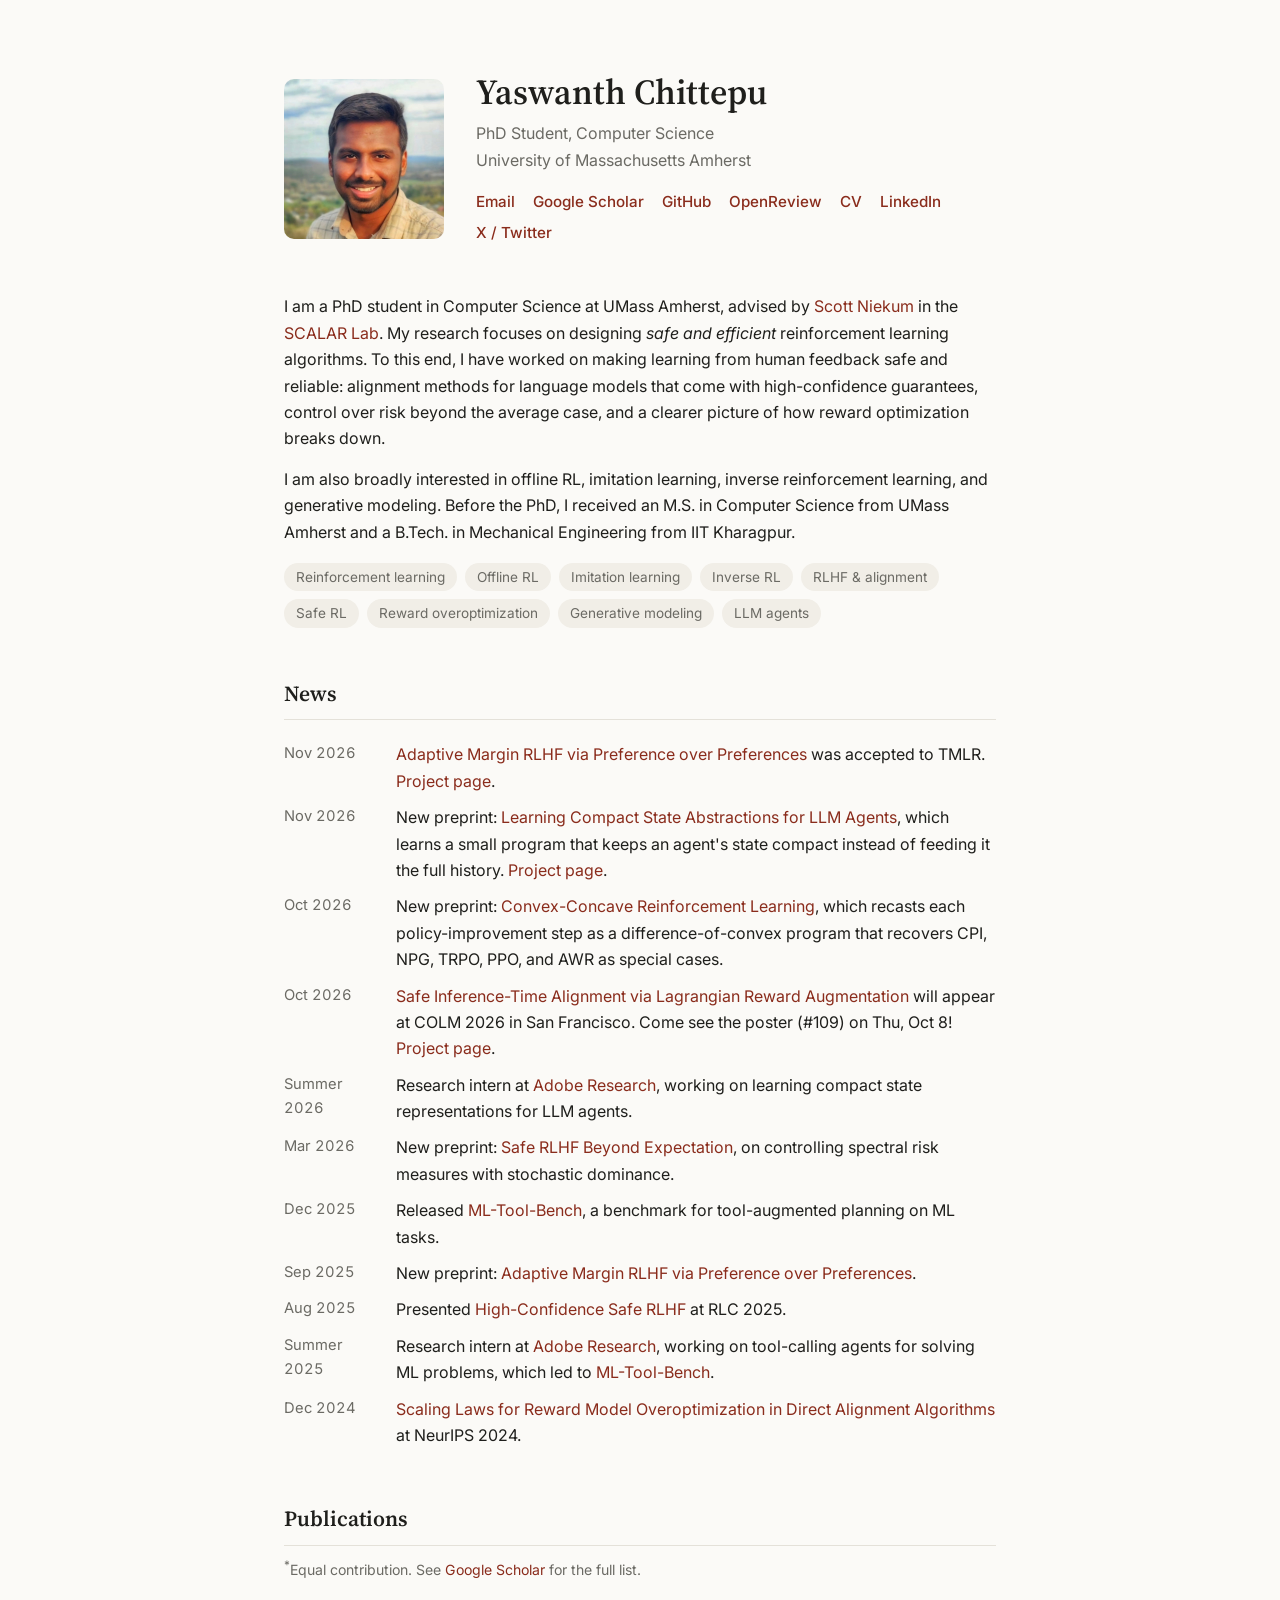
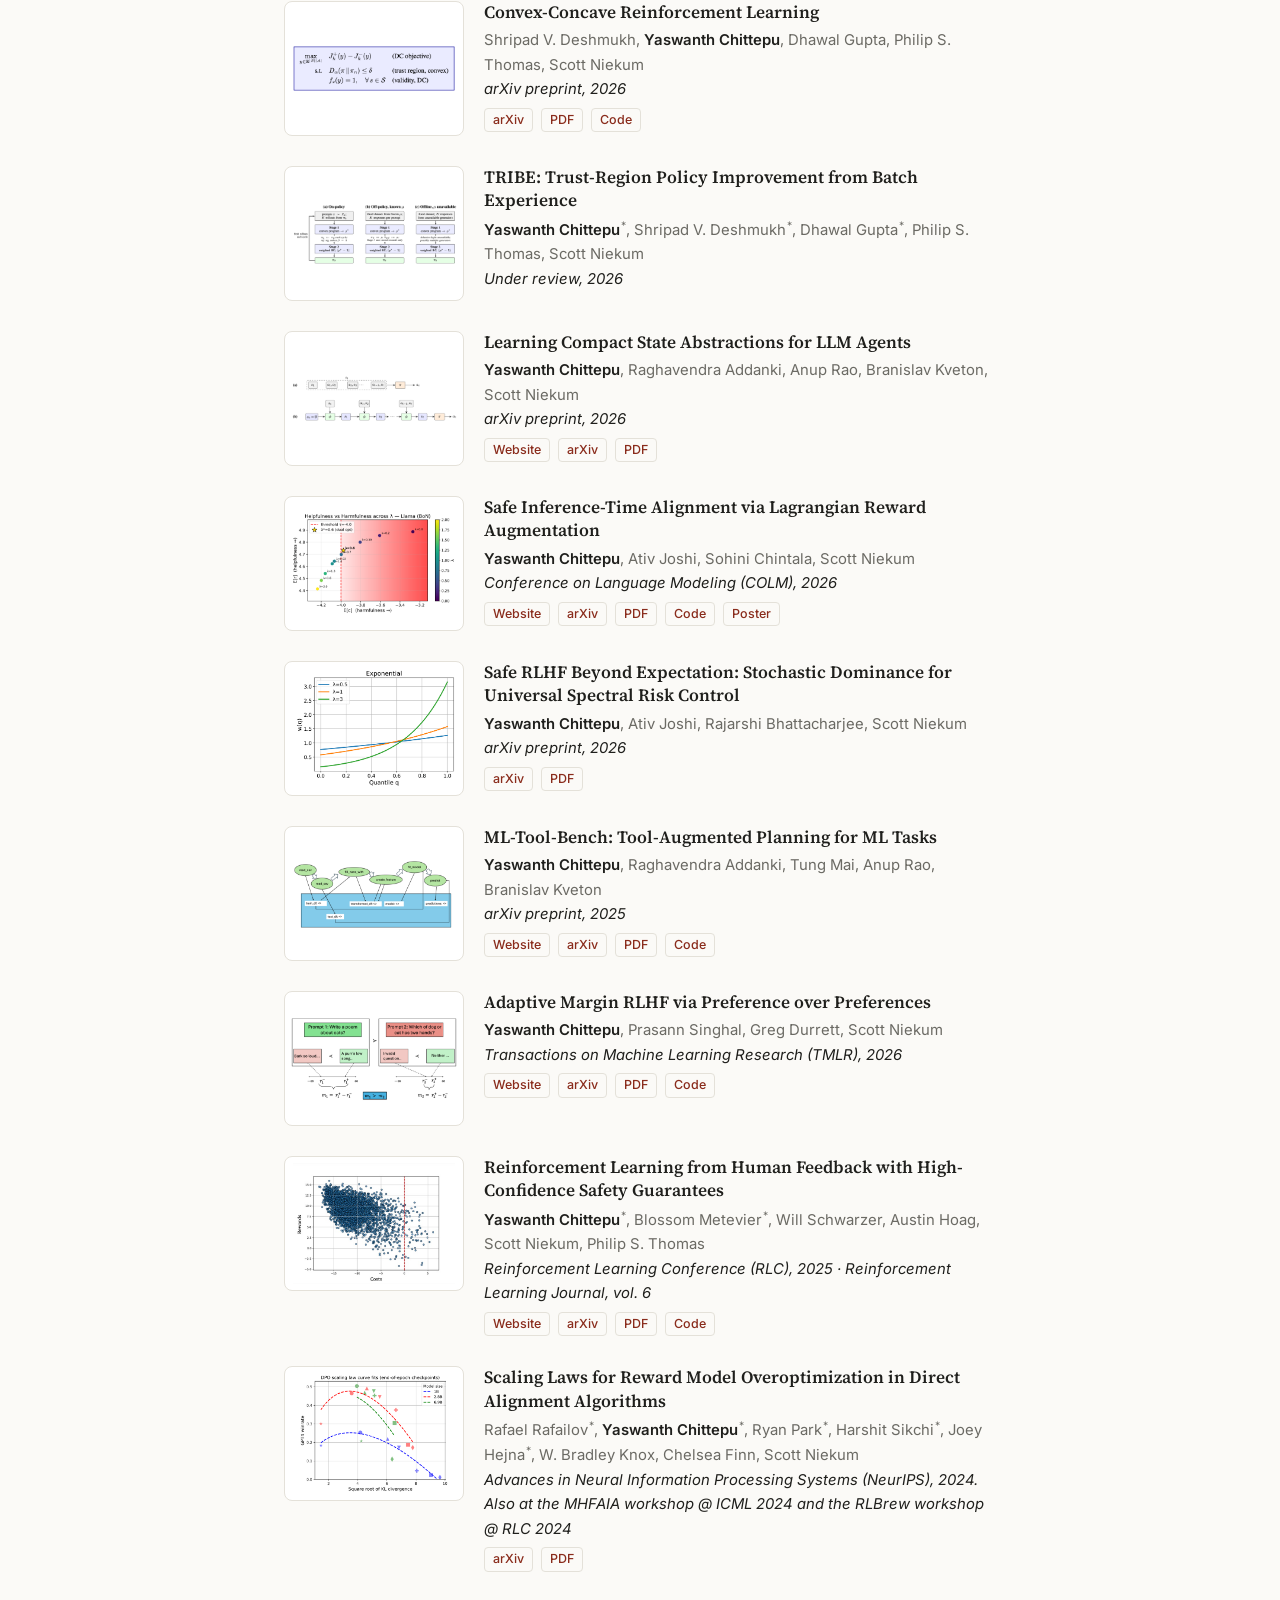
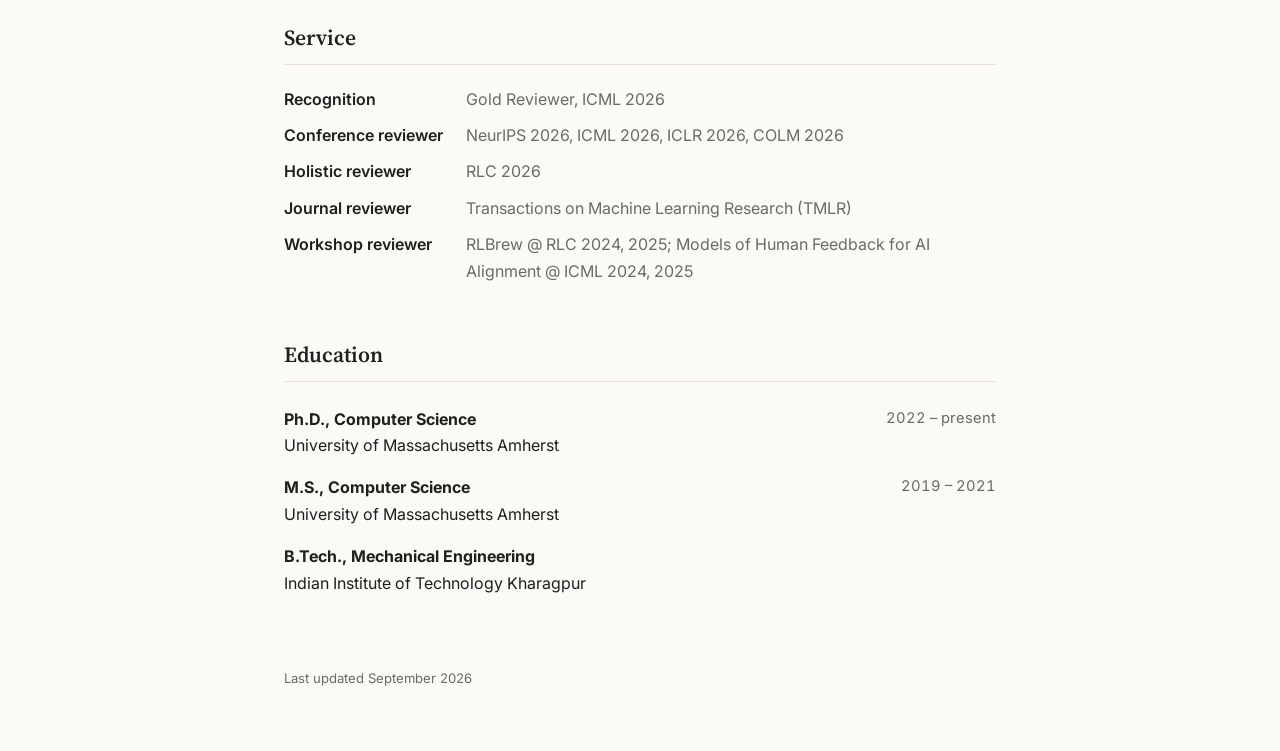
<file: index.html>
<!doctype html>
<html lang="en">
<head>
  <meta charset="utf-8">
  <meta name="viewport" content="width=device-width, initial-scale=1">
  <title>Yaswanth Chittepu</title>
  <meta name="description" content="Yaswanth Chittepu is a Computer Science PhD student at UMass Amherst, advised by Scott Niekum in the SCALAR Lab, working on safe and efficient reinforcement learning algorithms, including RLHF and LLM alignment.">
  <meta name="google-site-verification" content="xFa22DgC7-R4w1kIrQCeheSilTSfTS6N274Fvhe0Yr8">
  <link rel="canonical" href="https://yaswanthchittepu.github.io/">
  <meta property="og:type" content="profile">
  <meta property="og:title" content="Yaswanth Chittepu">
  <meta property="og:description" content="CS PhD student at UMass Amherst (SCALAR Lab) designing safe and efficient reinforcement learning algorithms.">
  <meta property="og:url" content="https://yaswanthchittepu.github.io/">
  <meta property="og:image" content="https://yaswanthchittepu.github.io/images/profile.jpg">
  <script type="application/ld+json">
  {
    "@context": "https://schema.org",
    "@type": "Person",
    "name": "Yaswanth Chittepu",
    "url": "https://yaswanthchittepu.github.io/",
    "image": "https://yaswanthchittepu.github.io/images/profile.jpg",
    "jobTitle": "PhD Student, Computer Science",
    "affiliation": { "@type": "CollegeOrUniversity", "name": "University of Massachusetts Amherst" },
    "knowsAbout": ["Reinforcement learning", "RLHF", "Alignment of large language models", "Offline RL", "Imitation learning"],
    "sameAs": [
      "https://scholar.google.com/citations?user=sGEz950AAAAJ",
      "https://github.com/yaswanthchittepu",
      "https://www.linkedin.com/in/yaswanth-reddy-53585160/",
      "https://x.com/YaswanthC_28",
      "https://openreview.net/profile?id=~Yaswanth_Chittepu1"
    ]
  }
  </script>
  <link rel="preconnect" href="https://fonts.googleapis.com">
  <link rel="preconnect" href="https://fonts.gstatic.com" crossorigin>
  <link href="https://fonts.googleapis.com/css2?family=Inter:wght@400;500;600&family=Source+Serif+4:opsz,wght@8..60,500;8..60,600&display=swap" rel="stylesheet">
  <link rel="stylesheet" href="style.css?v=3">
</head>
<body>
  <main class="wrap">

    <header class="hero">
      <img class="photo" src="images/profile.jpg" alt="Photo of Yaswanth Chittepu" width="160" height="160">
      <div>
        <h1>Yaswanth Chittepu</h1>
        <p class="role">PhD Student, Computer Science<br>University of Massachusetts Amherst</p>
        <nav class="links" aria-label="Profiles">
          <a href="mailto:ychittepu@umass.edu">Email</a>
          <a href="https://scholar.google.com/citations?user=sGEz950AAAAJ&amp;hl=en">Google Scholar</a>
          <a href="https://github.com/yaswanthchittepu">GitHub</a>
          <a href="https://openreview.net/profile?id=~Yaswanth_Chittepu1">OpenReview</a>
          <a href="cv.pdf">CV</a>
          <a href="https://www.linkedin.com/in/yaswanth-reddy-53585160/">LinkedIn</a>
          <a href="https://x.com/YaswanthC_28">X / Twitter</a>
        </nav>
      </div>
    </header>

    <section id="about">
      <p>
        I am a PhD student in Computer Science at UMass Amherst, advised by
        <a href="https://people.cs.umass.edu/~sniekum/">Scott Niekum</a> in the
        <a href="https://people.cs.umass.edu/~sniekum/lab.php">SCALAR Lab</a>.
        My research focuses on designing <em>safe and efficient</em> reinforcement
        learning algorithms. To this end, I have worked on making learning from human
        feedback safe and reliable: alignment methods for language models that come
        with high-confidence guarantees, control over risk beyond the average case,
        and a clearer picture of how reward optimization breaks down.
      </p>
      <p>
        I am also broadly interested in offline RL, imitation learning, inverse
        reinforcement learning, and generative modeling. Before the PhD, I received
        an M.S. in Computer Science from UMass Amherst and a B.Tech. in Mechanical
        Engineering from IIT Kharagpur.
      </p>
      <p class="interests">
        <span>Reinforcement learning</span>
        <span>Offline RL</span>
        <span>Imitation learning</span>
        <span>Inverse RL</span>
        <span>RLHF &amp; alignment</span>
        <span>Safe RL</span>
        <span>Reward overoptimization</span>
        <span>Generative modeling</span>
        <span>LLM agents</span>
      </p>
    </section>

    <section id="news">
      <h2>News</h2>
      <ul class="news">
        <li><time>Nov 2026</time> <span><a href="https://arxiv.org/abs/2509.22851">Adaptive Margin RLHF via Preference over Preferences</a> was accepted to TMLR. <a href="pref-over-pref/">Project page</a>.</span></li>
        <li><time>Nov 2026</time> <span>New preprint: <a href="https://arxiv.org/abs/2611.31800">Learning Compact State Abstractions for LLM Agents</a>, which learns a small program that keeps an agent's state compact instead of feeding it the full history. <a href="compact-states/">Project page</a>.</span></li>
        <li><time>Oct 2026</time> <span>New preprint: <a href="https://arxiv.org/abs/2610.09108">Convex-Concave Reinforcement Learning</a>, which recasts each policy-improvement step as a difference-of-convex program that recovers CPI, NPG, TRPO, PPO, and AWR as special cases.</span></li>
        <li><time>Oct 2026</time> <span><a href="https://arxiv.org/abs/2607.02781">Safe Inference-Time Alignment via Lagrangian Reward Augmentation</a> will appear at COLM 2026 in San Francisco. Come see the poster (#109) on Thu, Oct 8! <a href="https://yaswanthchittepu.github.io/LARA/">Project page</a>.</span></li>
        <li><time>Summer 2026</time> <span>Research intern at <a href="https://research.adobe.com/">Adobe Research</a>, working on learning compact state representations for LLM agents.</span></li>
        <li><time>Mar 2026</time> <span>New preprint: <a href="https://arxiv.org/abs/2603.10938">Safe RLHF Beyond Expectation</a>, on controlling spectral risk measures with stochastic dominance.</span></li>
        <li><time>Dec 2025</time> <span>Released <a href="https://arxiv.org/abs/2512.00672">ML-Tool-Bench</a>, a benchmark for tool-augmented planning on ML tasks.</span></li>
        <li><time>Sep 2025</time> <span>New preprint: <a href="https://arxiv.org/abs/2509.22851">Adaptive Margin RLHF via Preference over Preferences</a>.</span></li>
        <li><time>Aug 2025</time> <span>Presented <a href="HC-RLHF/">High-Confidence Safe RLHF</a> at RLC 2025.</span></li>
        <li><time>Summer 2025</time> <span>Research intern at <a href="https://research.adobe.com/">Adobe Research</a>, working on tool-calling agents for solving ML problems, which led to <a href="https://arxiv.org/abs/2512.00672">ML-Tool-Bench</a>.</span></li>
        <li><time>Dec 2024</time> <span><a href="https://arxiv.org/abs/2406.02900">Scaling Laws for Reward Model Overoptimization in Direct Alignment Algorithms</a> at NeurIPS 2024.</span></li>
      </ul>
    </section>

    <section id="publications">
      <h2>Publications</h2>
      <p class="note"><sup>*</sup>Equal contribution. See <a href="https://scholar.google.com/citations?user=sGEz950AAAAJ&amp;hl=en">Google Scholar</a> for the full list.</p>

      <article class="pub">
        <a class="thumb" href="https://arxiv.org/abs/2610.09108" tabindex="-1" aria-hidden="true"><img src="images/papers/ccrl.png" alt="The CCRL problem: maximize a difference-of-convex objective subject to a convex trust-region constraint and difference-of-convex validity constraints" loading="lazy"></a>
        <div>
          <h3><a href="https://arxiv.org/abs/2610.09108">Convex-Concave Reinforcement Learning</a></h3>
          <p class="authors">Shripad V. Deshmukh, <b>Yaswanth Chittepu</b>, Dhawal Gupta, Philip S. Thomas, Scott Niekum</p>
          <p class="venue">arXiv preprint, 2026</p>
          <p class="tags"><a href="https://arxiv.org/abs/2610.09108">arXiv</a><a href="https://arxiv.org/pdf/2610.09108">PDF</a><a href="https://github.com/UMass-SCALAR-Lab/Convex-Concave-RL">Code</a></p>
        </div>
      </article>

      <article class="pub">
        <div class="thumb" aria-hidden="true"><img src="images/papers/tribe.png" alt="TRIBE overview: a convex program over importance ratios, then weighted behavior cloning, in on-policy, off-policy, and offline settings" loading="lazy"></div>
        <div>
          <h3>TRIBE: Trust-Region Policy Improvement from Batch Experience</h3>
          <p class="authors"><b>Yaswanth Chittepu</b><sup>*</sup>, Shripad V. Deshmukh<sup>*</sup>, Dhawal Gupta<sup>*</sup>, Philip S. Thomas, Scott Niekum</p>
          <p class="venue">Under review, 2026</p>
        </div>
      </article>

      <article class="pub">
        <a class="thumb" href="compact-states/" tabindex="-1" aria-hidden="true"><img src="images/papers/compact-states.png" alt="A full-history LLM agent compared with an agent that keeps a compact recursive state" loading="lazy"></a>
        <div>
          <h3><a href="compact-states/">Learning Compact State Abstractions for LLM Agents</a></h3>
          <p class="authors"><b>Yaswanth Chittepu</b>, Raghavendra Addanki, Anup Rao, Branislav Kveton, Scott Niekum</p>
          <p class="venue">arXiv preprint, 2026</p>
          <p class="tags"><a href="compact-states/">Website</a><a href="https://arxiv.org/abs/2611.31800">arXiv</a><a href="https://arxiv.org/pdf/2611.31800">PDF</a></p>
        </div>
      </article>

      <article class="pub">
        <a class="thumb" href="https://yaswanthchittepu.github.io/LARA/" tabindex="-1" aria-hidden="true"><img src="images/papers/lara.png" alt="Helpfulness versus harmfulness across the safety multiplier lambda, with the calibrated lambda star at the safety threshold" loading="lazy"></a>
        <div>
          <h3><a href="https://arxiv.org/abs/2607.02781">Safe Inference-Time Alignment via Lagrangian Reward Augmentation</a></h3>
          <p class="authors"><b>Yaswanth Chittepu</b>, Ativ Joshi, Sohini Chintala, Scott Niekum</p>
          <p class="venue">Conference on Language Modeling (COLM), 2026</p>
          <p class="tags"><a href="https://yaswanthchittepu.github.io/LARA/">Website</a><a href="https://arxiv.org/abs/2607.02781">arXiv</a><a href="https://arxiv.org/pdf/2607.02781">PDF</a><a href="https://github.com/yaswanthchittepu/LARA-Code">Code</a><a href="https://yaswanthchittepu.github.io/LARA/LARA_poster.pdf">Poster</a></p>
        </div>
      </article>

      <article class="pub">
        <a class="thumb" href="https://arxiv.org/abs/2603.10938" tabindex="-1" aria-hidden="true"><img src="images/papers/safe-rlhf-beyond.png" alt="Exponential spectral weight functions over cost quantiles" loading="lazy"></a>
        <div>
          <h3><a href="https://arxiv.org/abs/2603.10938">Safe RLHF Beyond Expectation: Stochastic Dominance for Universal Spectral Risk Control</a></h3>
          <p class="authors"><b>Yaswanth Chittepu</b>, Ativ Joshi, Rajarshi Bhattacharjee, Scott Niekum</p>
          <p class="venue">arXiv preprint, 2026</p>
          <p class="tags"><a href="https://arxiv.org/abs/2603.10938">arXiv</a><a href="https://arxiv.org/pdf/2603.10938">PDF</a></p>
        </div>
      </article>

      <article class="pub">
        <a class="thumb" href="ml-tool-bench/" tabindex="-1" aria-hidden="true"><img src="images/papers/ml-tool-bench.png" alt="Tool calls in an ML pipeline writing named artifacts to a shared scratchpad" loading="lazy"></a>
        <div>
          <h3><a href="ml-tool-bench/">ML-Tool-Bench: Tool-Augmented Planning for ML Tasks</a></h3>
          <p class="authors"><b>Yaswanth Chittepu</b>, Raghavendra Addanki, Tung Mai, Anup Rao, Branislav Kveton</p>
          <p class="venue">arXiv preprint, 2025</p>
          <p class="tags"><a href="ml-tool-bench/">Website</a><a href="https://arxiv.org/abs/2512.00672">arXiv</a><a href="https://arxiv.org/pdf/2512.00672">PDF</a><a href="https://github.com/yaswanthchittepu/ML-Tool-Bench">Code</a></p>
        </div>
      </article>

      <article class="pub">
        <a class="thumb" href="pref-over-pref/" tabindex="-1" aria-hidden="true"><img src="images/papers/adaptive-margin.png" alt="Illustration of preference over preferences: one preference pair has a larger reward margin than another" loading="lazy"></a>
        <div>
          <h3><a href="pref-over-pref/">Adaptive Margin RLHF via Preference over Preferences</a></h3>
          <p class="authors"><b>Yaswanth Chittepu</b>, Prasann Singhal, Greg Durrett, Scott Niekum</p>
          <p class="venue">Transactions on Machine Learning Research (TMLR), 2026</p>
          <p class="tags"><a href="pref-over-pref/">Website</a><a href="https://arxiv.org/abs/2509.22851">arXiv</a><a href="https://arxiv.org/pdf/2509.22851">PDF</a><a href="https://github.com/UMass-SCALAR-Lab/Pref-over-Pref">Code</a></p>
        </div>
      </article>

      <article class="pub">
        <a class="thumb" href="HC-RLHF/" tabindex="-1" aria-hidden="true"><img src="images/papers/hc-rlhf.jpg" alt="Reward versus cost of HC-RLHF responses, with nearly all below the harm threshold" loading="lazy"></a>
        <div>
          <h3><a href="HC-RLHF/">Reinforcement Learning from Human Feedback with High-Confidence Safety Guarantees</a></h3>
          <p class="authors"><b>Yaswanth Chittepu</b><sup>*</sup>, Blossom Metevier<sup>*</sup>, Will Schwarzer, Austin Hoag, Scott Niekum, Philip S. Thomas</p>
          <p class="venue">Reinforcement Learning Conference (RLC), 2025 &middot; Reinforcement Learning Journal, vol. 6</p>
          <p class="tags"><a href="HC-RLHF/">Website</a><a href="https://arxiv.org/abs/2506.08266">arXiv</a><a href="https://rlj.cs.umass.edu/2025/papers/RLJ_RLC_2025_62.pdf">PDF</a><a href="https://github.com/UMass-SCALAR-Lab/HC-RLHF">Code</a></p>
        </div>
      </article>

      <article class="pub">
        <a class="thumb" href="https://arxiv.org/abs/2406.02900" tabindex="-1" aria-hidden="true"><img src="images/papers/scaling-laws.png" alt="GPT-4 win rate rising then falling with KL divergence for DPO at three model sizes" loading="lazy"></a>
        <div>
          <h3><a href="https://arxiv.org/abs/2406.02900">Scaling Laws for Reward Model Overoptimization in Direct Alignment Algorithms</a></h3>
          <p class="authors">Rafael Rafailov<sup>*</sup>, <b>Yaswanth Chittepu</b><sup>*</sup>, Ryan Park<sup>*</sup>, Harshit Sikchi<sup>*</sup>, Joey Hejna<sup>*</sup>, W. Bradley Knox, Chelsea Finn, Scott Niekum</p>
          <p class="venue">Advances in Neural Information Processing Systems (NeurIPS), 2024. Also at the MHFAIA workshop @ ICML 2024 and the RLBrew workshop @ RLC 2024</p>
          <p class="tags"><a href="https://arxiv.org/abs/2406.02900">arXiv</a><a href="https://arxiv.org/pdf/2406.02900">PDF</a></p>
        </div>
      </article>
    </section>

    <section id="service">
      <h2>Service</h2>
      <ul class="service">
        <li><b>Recognition</b><span>Gold Reviewer, ICML 2026</span></li>
        <li><b>Conference reviewer</b><span>NeurIPS 2026, ICML 2026, ICLR 2026, COLM 2026</span></li>
        <li><b>Holistic reviewer</b><span>RLC 2026</span></li>
        <li><b>Journal reviewer</b><span>Transactions on Machine Learning Research (TMLR)</span></li>
        <li><b>Workshop reviewer</b><span>RLBrew @ RLC 2024, 2025; Models of Human Feedback for AI Alignment @ ICML 2024, 2025</span></li>
      </ul>
    </section>

    <section id="education">
      <h2>Education</h2>
      <ul class="edu">
        <li><div><b>Ph.D., Computer Science</b><br>University of Massachusetts Amherst</div><time>2022 – present</time></li>
        <li><div><b>M.S., Computer Science</b><br>University of Massachusetts Amherst</div><time>2019 – 2021</time></li>
        <li><div><b>B.Tech., Mechanical Engineering</b><br>Indian Institute of Technology Kharagpur</div></li>
      </ul>
    </section>

    <footer>
      <p>Last updated September 2026</p>
    </footer>
  </main>
</body>
</html>
</file>
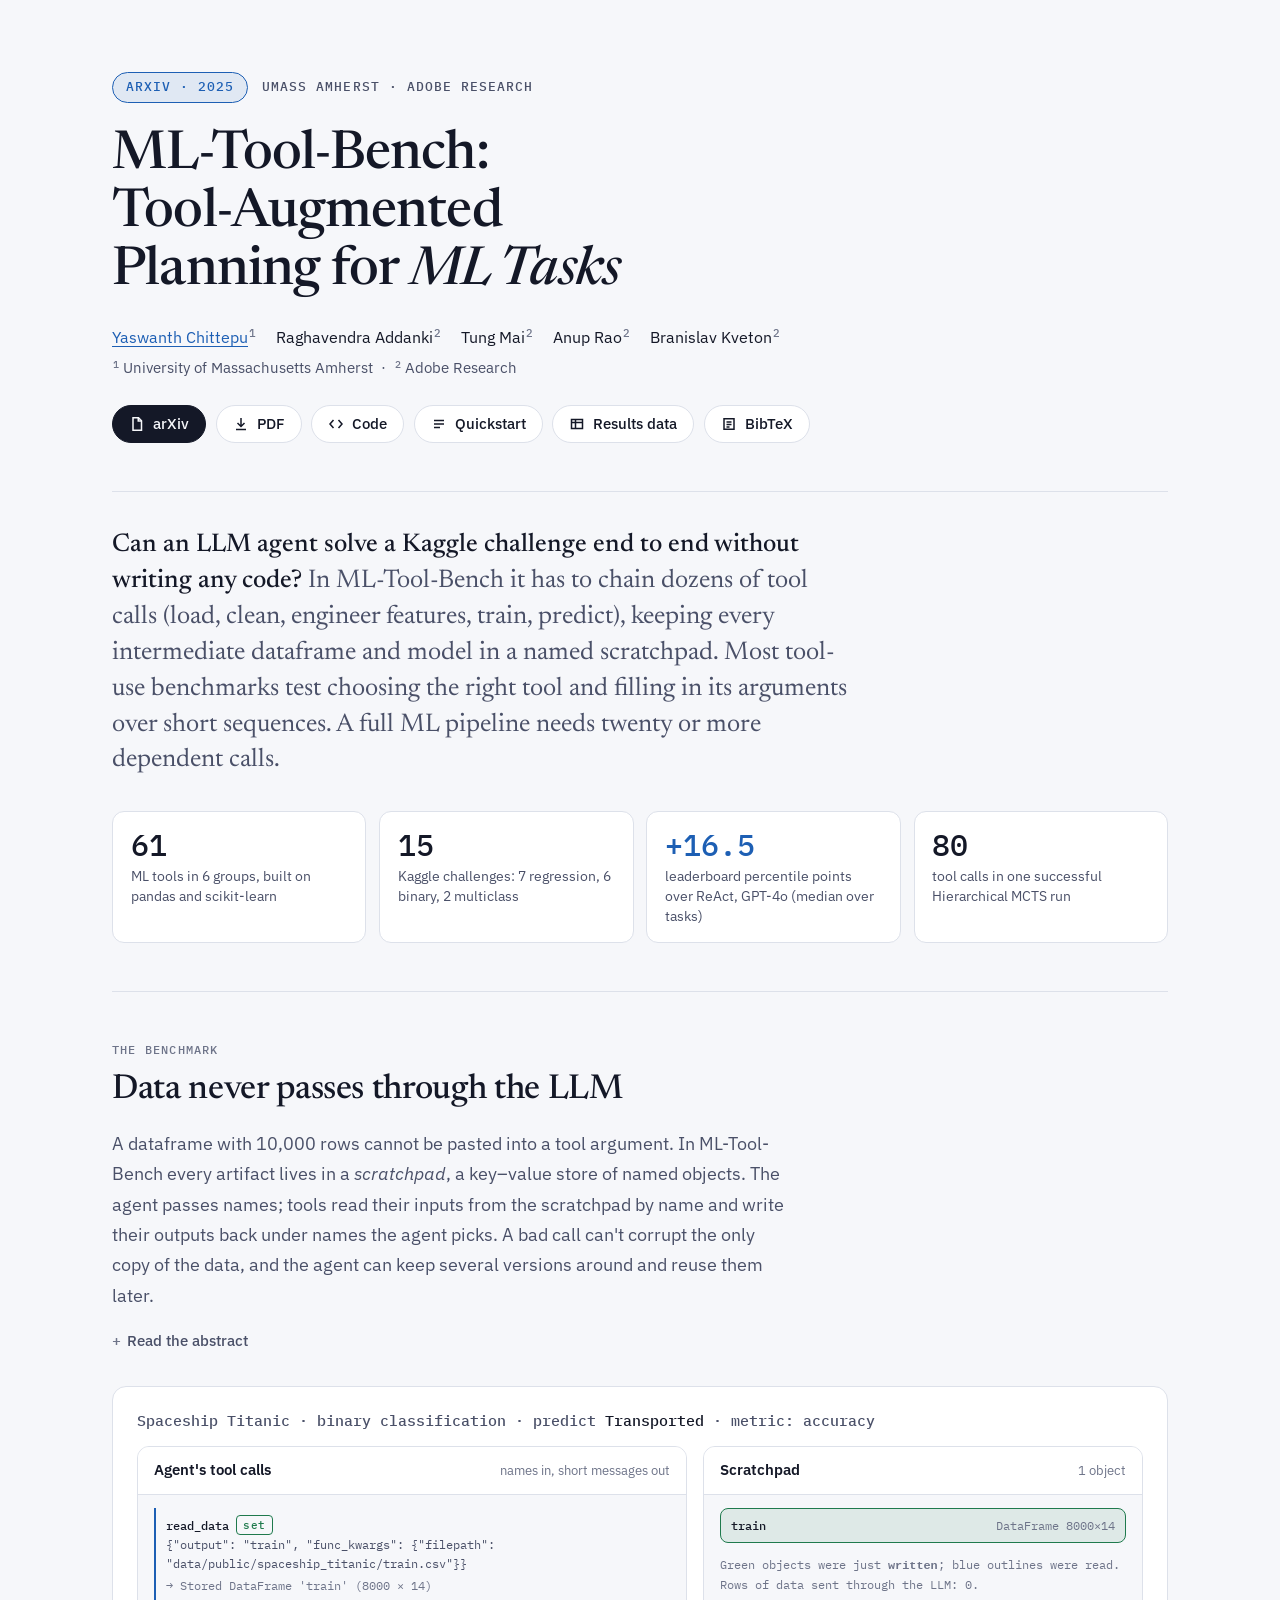
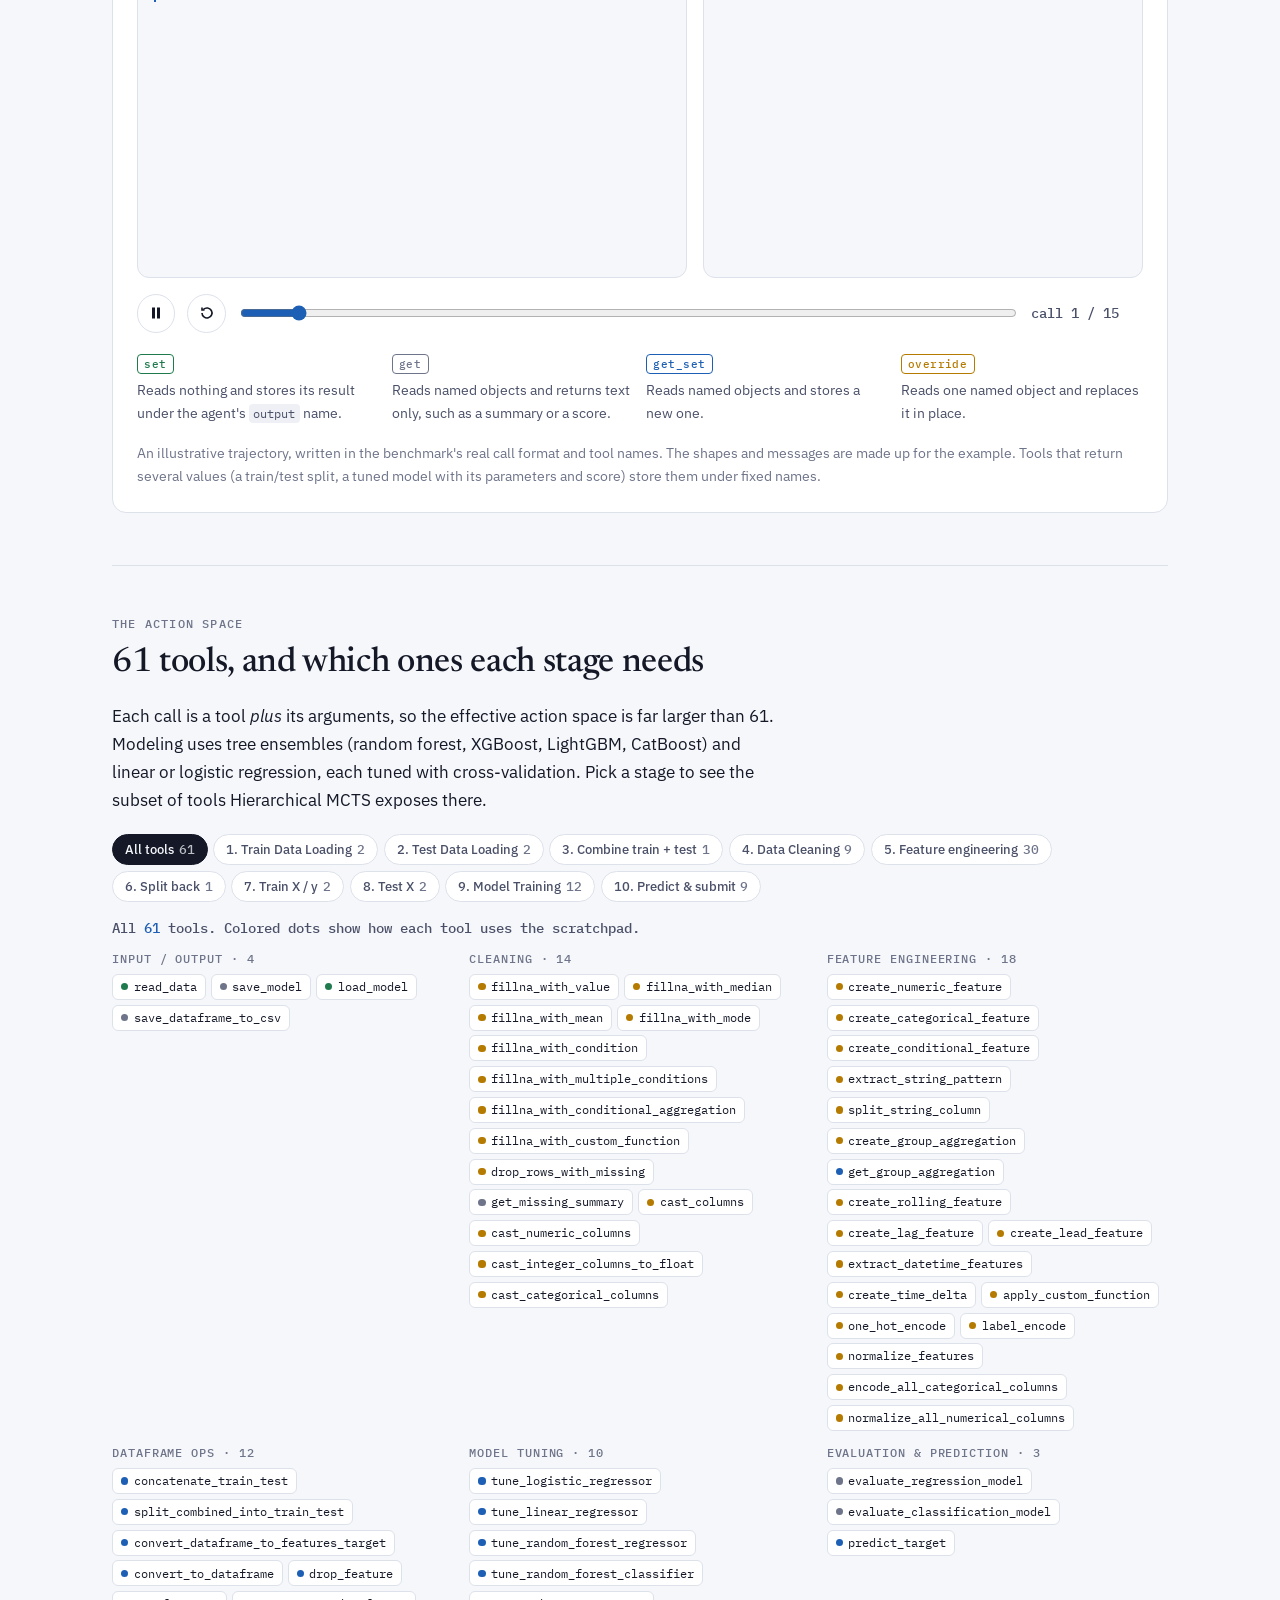
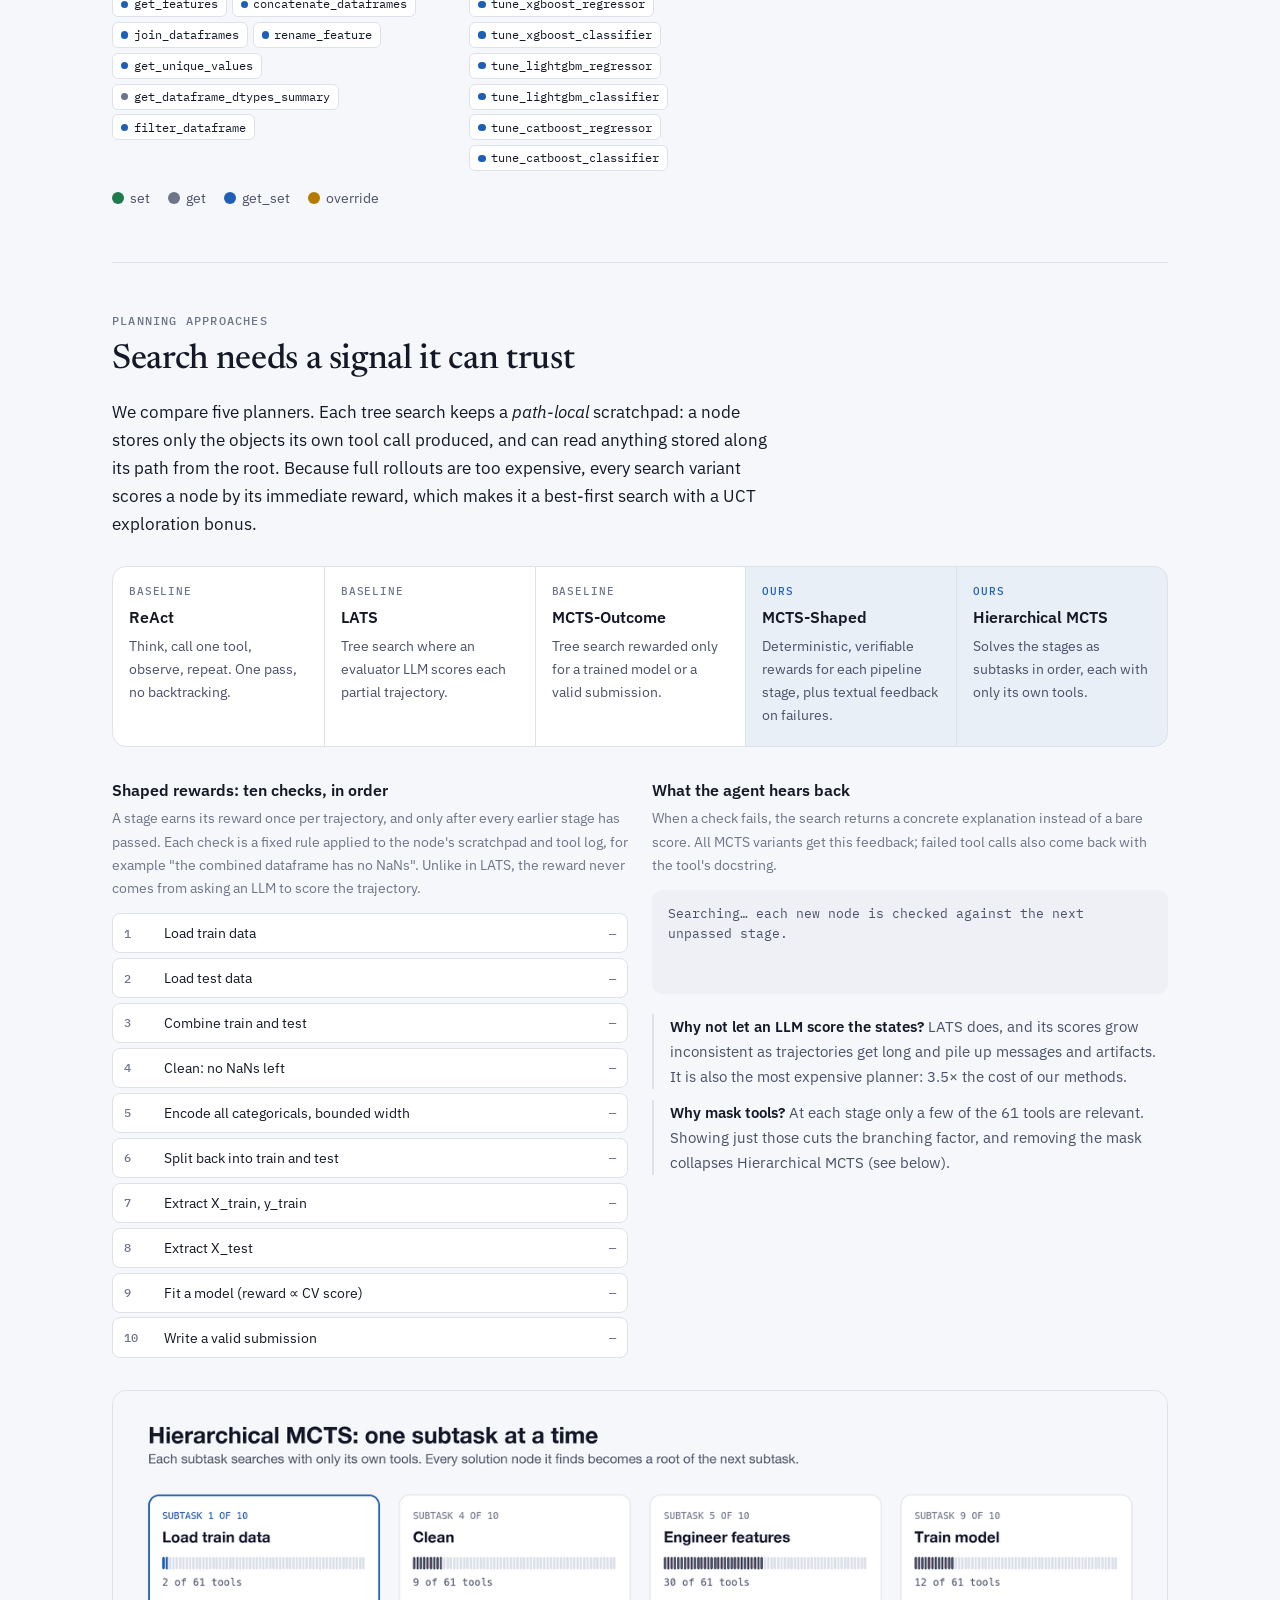
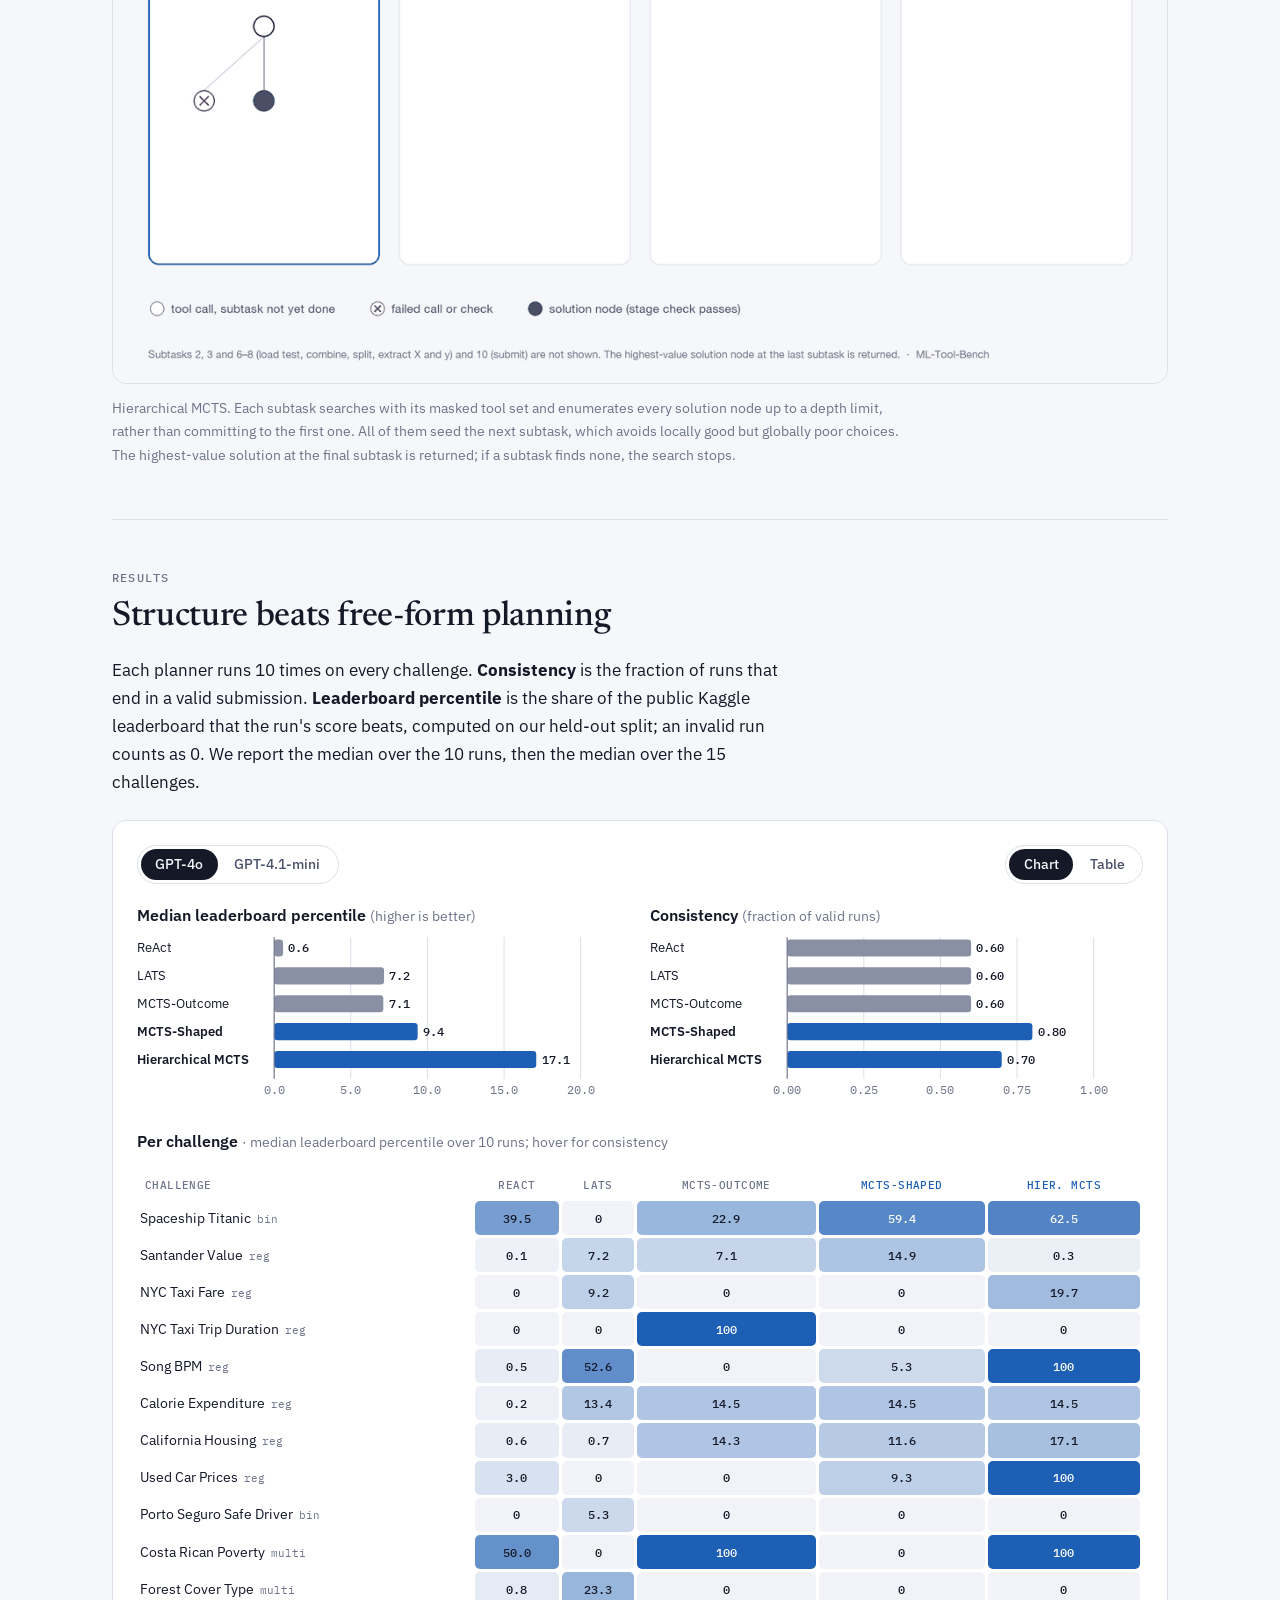
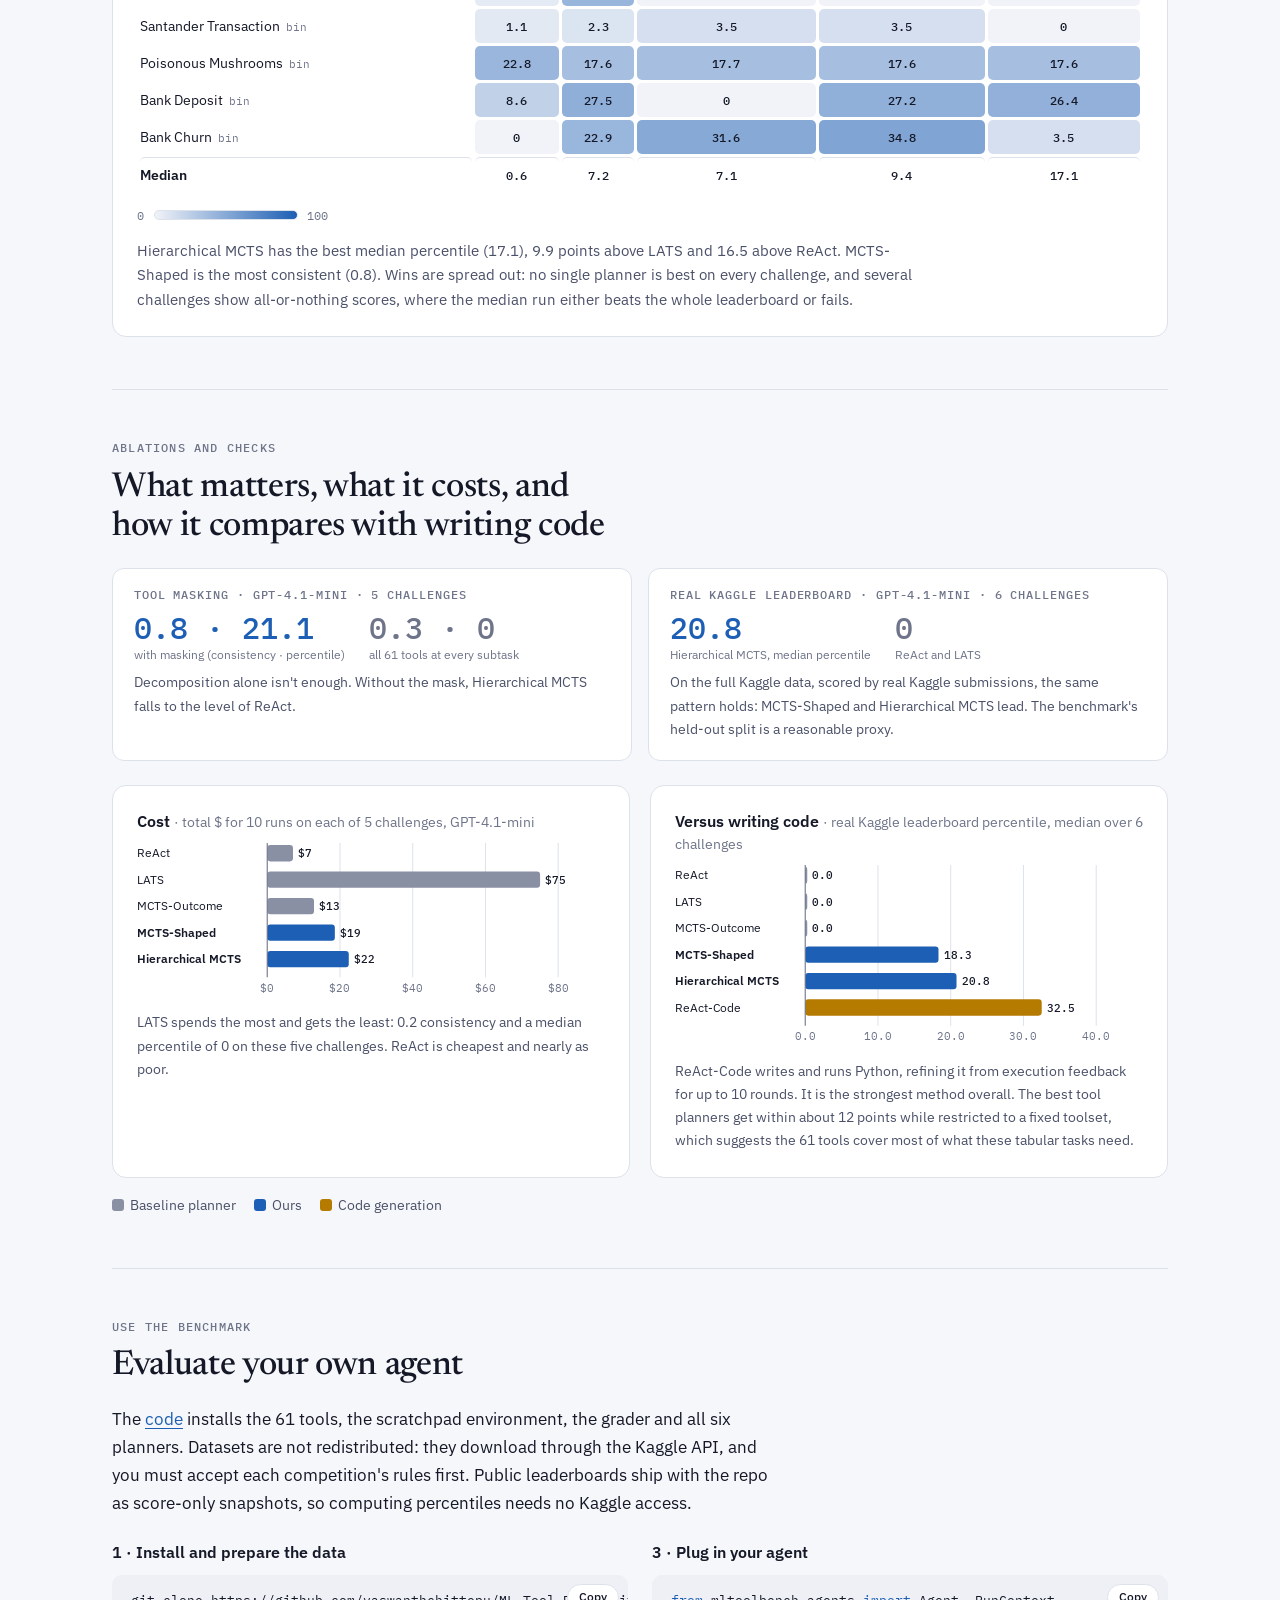
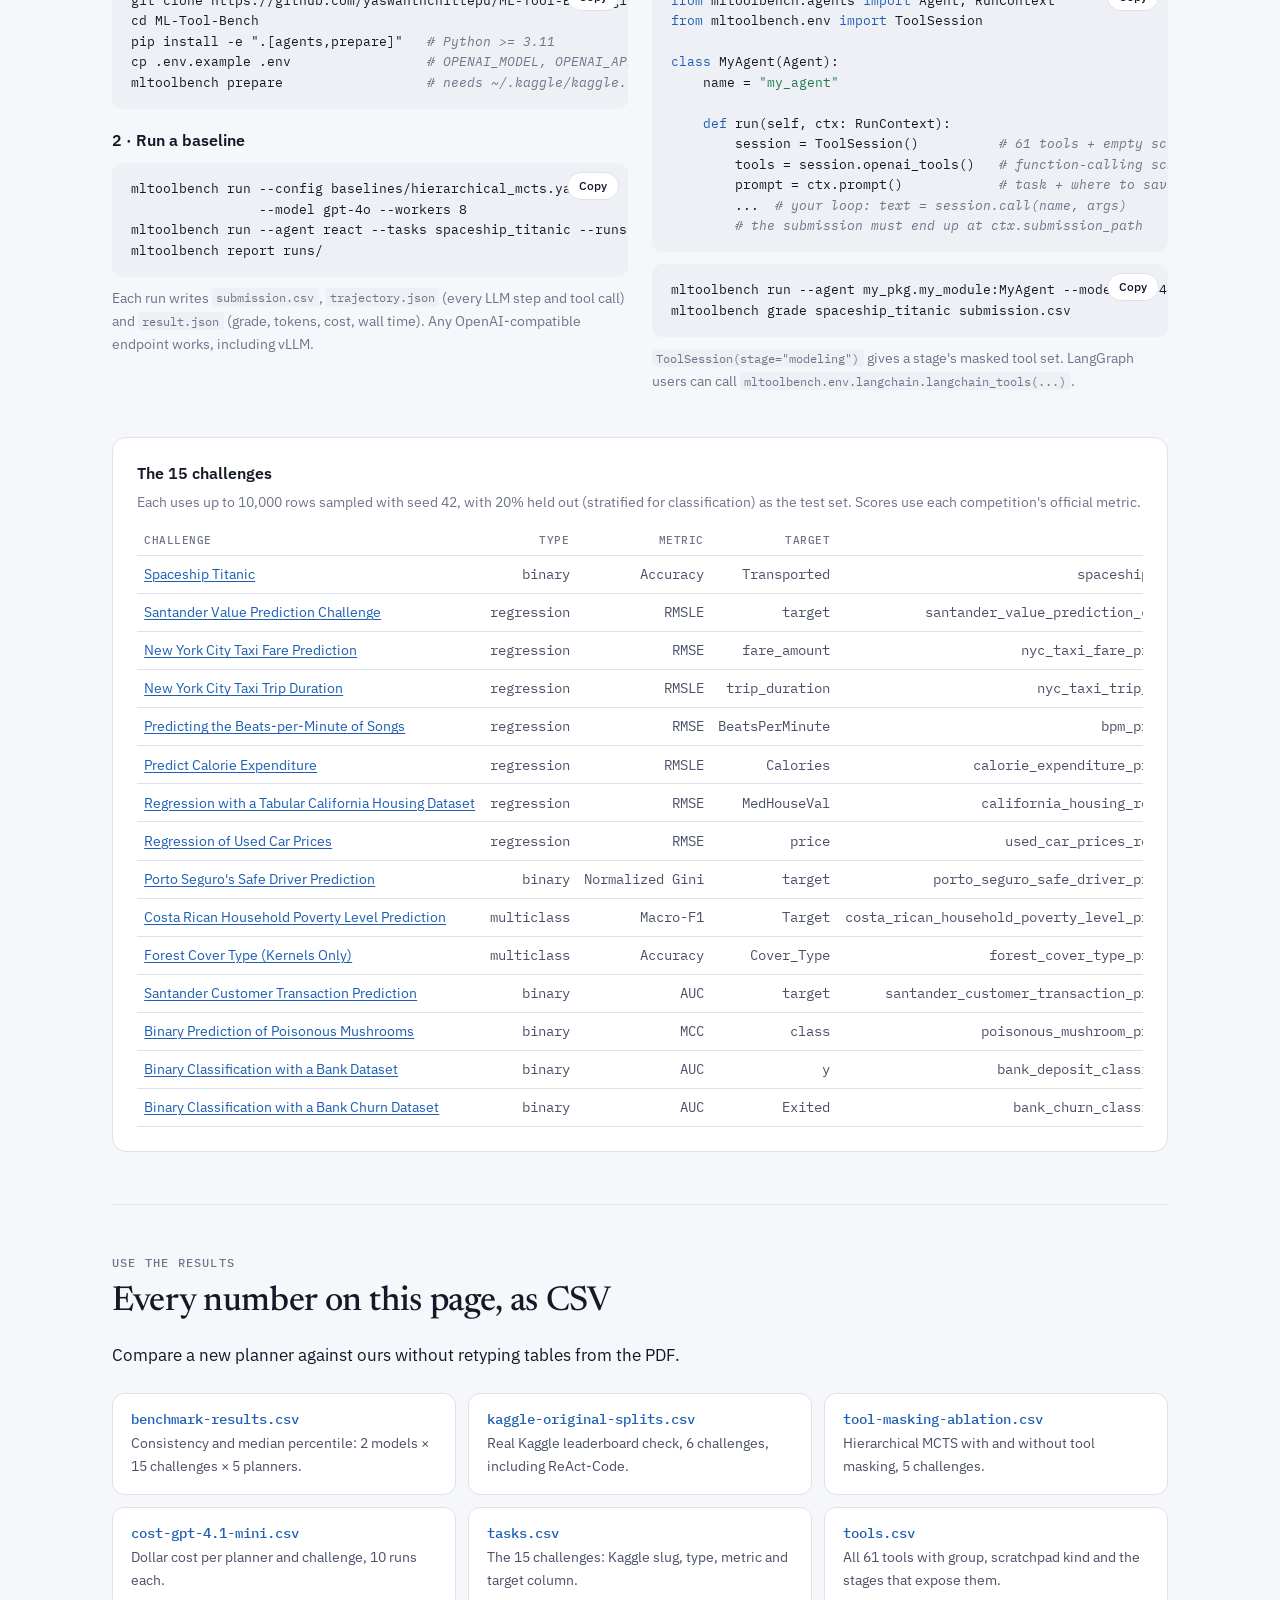
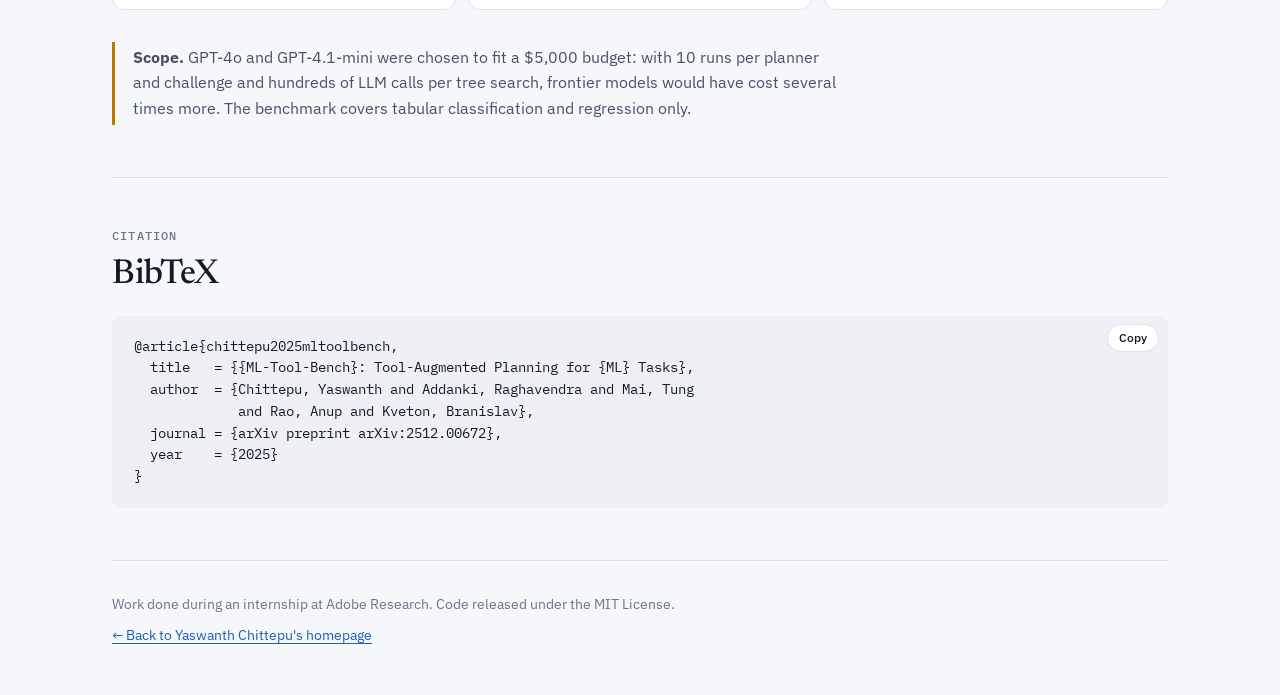
<file: ml-tool-bench/index.html>
<!doctype html>
<html lang="en">
<head>
<meta charset="utf-8">
<meta name="viewport" content="width=device-width, initial-scale=1, viewport-fit=cover">
<title>ML-Tool-Bench</title>
<meta name="description" content="ML-Tool-Bench: a benchmark for long-horizon, tool-augmented planning on ML tasks. Agents solve 15 Kaggle challenges end to end with 61 tools and a named-object scratchpad. Shaped rewards and hierarchical search with tool masking beat ReAct by 16.5 leaderboard percentile points with GPT-4o.">
<meta property="og:title" content="ML-Tool-Bench: Tool-Augmented Planning for ML Tasks">
<meta property="og:description" content="Agents solve 15 Kaggle challenges end to end by chaining dozens of calls to 61 ML tools. Hierarchical MCTS with tool masking beats ReAct by 16.5 leaderboard percentile points with GPT-4o.">
<meta property="og:image" content="https://yaswanthchittepu.github.io/ml-tool-bench/media/hierarchical-mcts.png">
<meta name="twitter:card" content="summary_large_image">
<link rel="preconnect" href="https://fonts.googleapis.com">
<link rel="preconnect" href="https://fonts.gstatic.com" crossorigin>
<link rel="stylesheet" href="https://fonts.googleapis.com/css2?family=IBM+Plex+Mono:wght@400;500&family=IBM+Plex+Sans:ital,wght@0,400;0,500;0,600;1,400&family=Newsreader:ital,opsz,wght@0,6..72,400;0,6..72,500;0,6..72,600;1,6..72,400;1,6..72,500&display=swap">
<style>
  :root {
    --ground: #F6F7FA; --surface: #FFFFFF; --ink: #141827; --ink-2: #4A5068; --ink-3: #6E7489; --rule: #DDE1EA; --code-bg: #EEF0F5;
    --ours: #1D5FB4; --ours-wash: rgba(29, 95, 180, 0.10);
    --base: #8A90A3; --base-wash: rgba(138, 144, 163, 0.16);
    --code: #B57A00; --code-wash: rgba(181, 122, 0, 0.12);
    --ok: #1F7A4D; --ok-wash: rgba(31, 122, 77, 0.11);
    --bad: #B8324A; --bad-wash: rgba(184, 50, 74, 0.10);
    --k-set: #1F7A4D; --k-get: #6E7489; --k-getset: #1D5FB4; --k-over: #B57A00;
    --serif: "Newsreader", "Iowan Old Style", "Palatino Linotype", Georgia, serif;
    --sans: "IBM Plex Sans", -apple-system, "Segoe UI", Roboto, Helvetica, Arial, sans-serif;
    --mono: "IBM Plex Mono", ui-monospace, "SF Mono", Menlo, Consolas, monospace;
    --measure: 42rem; --wide: 66rem;
    --heat-0: #F1F3F8; --heat-1: #1D5FB4; --heat-ink-hi: #FFFFFF;
  }
  @media (prefers-color-scheme: dark) {
    :root:not([data-theme="light"]) {
      color-scheme: dark;
      --ground: #10131C; --surface: #171B27; --ink: #E7EAF2; --ink-2: #A9B0C4; --ink-3: #868DA3; --rule: #2A3042; --code-bg: #1C2130;
      --ours: #7AA8F2; --ours-wash: rgba(122, 168, 242, 0.14); --base: #7C8399; --base-wash: rgba(124, 131, 153, 0.18);
      --code: #E7B53C; --code-wash: rgba(231, 181, 60, 0.14); --ok: #5CC593; --ok-wash: rgba(92, 197, 147, 0.12); --bad: #F0808F; --bad-wash: rgba(240, 128, 143, 0.12);
      --k-set: #5CC593; --k-get: #868DA3; --k-getset: #7AA8F2; --k-over: #E7B53C;
      --heat-0: #1C2130; --heat-1: #7AA8F2; --heat-ink-hi: #10131C;
    }
  }
  :root[data-theme="dark"] {
    color-scheme: dark;
    --ground: #10131C; --surface: #171B27; --ink: #E7EAF2; --ink-2: #A9B0C4; --ink-3: #868DA3; --rule: #2A3042; --code-bg: #1C2130;
    --ours: #7AA8F2; --ours-wash: rgba(122, 168, 242, 0.14); --base: #7C8399; --base-wash: rgba(124, 131, 153, 0.18);
    --code: #E7B53C; --code-wash: rgba(231, 181, 60, 0.14); --ok: #5CC593; --ok-wash: rgba(92, 197, 147, 0.12); --bad: #F0808F; --bad-wash: rgba(240, 128, 143, 0.12);
    --k-set: #5CC593; --k-get: #868DA3; --k-getset: #7AA8F2; --k-over: #E7B53C;
    --heat-0: #1C2130; --heat-1: #7AA8F2; --heat-ink-hi: #10131C;
  }

  *, *::before, *::after { box-sizing: border-box; }
  [hidden] { display: none !important; }
  html { -webkit-text-size-adjust: 100%; scroll-behavior: smooth; }
  @media (prefers-reduced-motion: reduce) { html { scroll-behavior: auto; } }
  body { margin: 0; background: var(--ground); color: var(--ink); font: 400 1.0625rem/1.65 var(--sans); padding-inline: 16px; }
  img { max-width: 100%; height: auto; display: block; }
  a { color: var(--ours); text-underline-offset: 0.18em; text-decoration-thickness: 1px; }
  a:hover { text-decoration-thickness: 2px; }
  :focus-visible { outline: 2px solid var(--ours); outline-offset: 3px; border-radius: 3px; }
  .wrap { max-width: var(--wide); margin-inline: auto; }
  .col { max-width: var(--measure); }
  code { font: 400 0.88em var(--mono); background: var(--code-bg); padding: 0.1em 0.35em; border-radius: 4px; }

  /* hero */
  header.hero { padding-block: 4.5rem 3rem; display: grid; gap: 1.5rem; }
  .venue { display: flex; flex-wrap: wrap; align-items: center; gap: 0.5rem 0.9rem; font: 500 0.8rem/1 var(--mono); letter-spacing: 0.08em; text-transform: uppercase; color: var(--ink-2); }
  .venue .badge { display: inline-flex; padding: 0.5rem 0.8rem; border-radius: 999px; background: var(--ours-wash); color: var(--ours); border: 1px solid currentColor; }
  h1 { font: 500 clamp(2.1rem, 5vw, 3.35rem)/1.08 var(--serif); letter-spacing: -0.015em; margin: 0; max-width: 24ch; text-wrap: balance; }
  h1 em { font-style: italic; }
  .authors { display: grid; gap: 0.35rem; font-size: 1rem; }
  .authors ul { list-style: none; margin: 0; padding: 0; display: flex; flex-wrap: wrap; gap: 0.25rem 1.25rem; }
  .authors li { white-space: nowrap; }
  .authors sup, .affil sup { font: 500 0.7em var(--mono); color: var(--ink-3); margin-left: 1px; }
  .affil { color: var(--ink-2); font-size: 0.92rem; }
  .links { display: flex; flex-wrap: wrap; gap: 0.6rem; }
  .btn { display: inline-flex; align-items: center; gap: 0.5rem; font: 500 0.92rem/1 var(--sans); padding: 0.65rem 1rem; border-radius: 999px; border: 1px solid var(--rule); background: var(--surface); color: var(--ink); text-decoration: none; cursor: pointer; }
  .btn:hover { border-color: var(--ink-3); text-decoration: none; }
  .btn.primary { background: var(--ink); color: var(--ground); border-color: var(--ink); }
  .btn svg { width: 1rem; height: 1rem; flex: none; }
  .thesis { margin-top: 1.5rem; border-top: 1px solid var(--rule); padding-top: 2.25rem; }
  .thesis p { margin: 0; font: 400 clamp(1.25rem, 2.6vw, 1.6rem)/1.4 var(--serif); color: var(--ink-2); max-width: 46rem; }
  .thesis p strong { color: var(--ink); font-weight: 500; }
  .heads { display: grid; grid-template-columns: repeat(4, minmax(0, 1fr)); gap: 0.8rem; margin-top: 0.5rem; }
  .head { border: 1px solid var(--rule); background: var(--surface); border-radius: 12px; padding: 1rem 1.1rem; }
  .head .val { font: 500 1.9rem/1.1 var(--mono); font-variant-numeric: tabular-nums; }
  .head .val.ours { color: var(--ours); }
  .head .lab { font-size: 0.88rem; color: var(--ink-2); margin-top: 0.35rem; line-height: 1.4; }

  /* sections */
  section { padding-block: 3.25rem; border-top: 1px solid var(--rule); }
  .eyebrow { font: 500 0.75rem/1 var(--mono); letter-spacing: 0.1em; text-transform: uppercase; color: var(--ink-3); margin: 0 0 0.9rem; }
  h2 { font: 500 clamp(1.6rem, 3.4vw, 2.15rem)/1.15 var(--serif); letter-spacing: -0.01em; margin: 0 0 1.1rem; text-wrap: balance; max-width: 30ch; }
  h3 { font: 600 1.02rem/1.35 var(--sans); margin: 0 0 0.4rem; }
  h3 .sub { font-weight: 400; color: var(--ink-3); font-size: 0.88rem; }
  p { margin: 0 0 1rem; }
  .lede { font-size: 1.15rem; color: var(--ink-2); }
  .muted { color: var(--ink-3); font-size: 0.88rem; }
  details.abstract summary { cursor: pointer; font: 500 0.92rem var(--sans); color: var(--ink-2); list-style: none; display: inline-flex; gap: 0.4rem; }
  details.abstract summary::-webkit-details-marker { display: none; }
  details.abstract summary::before { content: "+"; font-family: var(--mono); color: var(--ink-3); }
  details.abstract[open] summary::before { content: "−"; }
  details.abstract p { margin-top: 0.9rem; color: var(--ink-2); font-size: 0.98rem; }
  .card { background: var(--surface); border: 1px solid var(--rule); border-radius: 14px; padding: clamp(1rem, 2.5vw, 1.5rem); }
  .seg { display: inline-flex; flex-wrap: wrap; border: 1px solid var(--rule); border-radius: 999px; padding: 3px; background: var(--surface); gap: 2px; }
  .seg button { font: 500 0.86rem/1 var(--sans); color: var(--ink-2); background: transparent; border: 0; border-radius: 999px; padding: 0.55rem 0.9rem; cursor: pointer; }
  .seg button[aria-pressed="true"] { background: var(--ink); color: var(--ground); }
  .fig-head { display: flex; flex-wrap: wrap; justify-content: space-between; align-items: center; gap: 0.75rem; margin-bottom: 1rem; }
  .fig-head .segs { display: flex; flex-wrap: wrap; gap: 0.5rem; }
  figure { margin: 0; }
  figure.gif { margin-top: 2rem; }
  figure.gif img { border-radius: 14px; border: 1px solid var(--rule); width: 100%; }
  figcaption { font-size: 0.9rem; color: var(--ink-3); margin-top: 0.7rem; max-width: 50rem; }

  /* scratchpad player */
  .player { margin-top: 2rem; }
  .player .task { font: 500 0.92rem var(--mono); color: var(--ink-2); margin-bottom: 1rem; }
  .player .task b { color: var(--ink); font-weight: 500; }
  .lanes { display: grid; grid-template-columns: minmax(0, 1.25fr) minmax(0, 1fr); gap: 1rem; }
  .lane { border: 1px solid var(--rule); border-radius: 12px; background: var(--ground); display: grid; grid-template-rows: auto 1fr; min-height: 27rem; overflow: hidden; }
  .lane-h { display: flex; justify-content: space-between; align-items: baseline; gap: 0.5rem; padding: 0.8rem 1rem; border-bottom: 1px solid var(--rule); background: var(--surface); }
  .lane-h .t { font: 600 0.92rem var(--sans); }
  .lane-h .eq { font-size: 0.82rem; color: var(--ink-3); }
  .lane-body { padding: 0.8rem 1rem; overflow: auto; max-height: 24rem; font: 400 0.78rem/1.5 var(--mono); }
  .call { padding: 0.45rem 0 0.45rem 0.65rem; border-left: 2px solid var(--rule); margin-bottom: 0.45rem; color: var(--ink-2); }
  .call.cur { border-left-color: var(--ours); animation: rise 0.4s ease-out; }
  .call .fn { color: var(--ink); font-weight: 500; }
  .call .args { white-space: pre-wrap; word-break: break-word; }
  .call .msg { color: var(--ink-3); margin-top: 0.2rem; }
  .call .msg::before { content: "→ "; }
  @keyframes rise { from { opacity: 0; transform: translateY(6px); } to { opacity: 1; transform: none; } }
  .kind { display: inline-block; font: 500 0.66rem/1 var(--mono); letter-spacing: 0.04em; padding: 0.22rem 0.4rem; border-radius: 4px; margin-left: 0.4rem; vertical-align: 1px; border: 1px solid currentColor; }
  .kind.set { color: var(--k-set); } .kind.get { color: var(--k-get); } .kind.get_set { color: var(--k-getset); } .kind.override { color: var(--k-over); }
  .pad { display: grid; gap: 0.4rem; }
  .obj { display: grid; grid-template-columns: minmax(0, 1fr) auto; gap: 0.6rem; align-items: baseline; padding: 0.45rem 0.6rem; border: 1px solid var(--rule); border-radius: 8px; background: var(--surface); transition: background 1.2s, border-color 1.2s; }
  .obj .key { color: var(--ink); font-weight: 500; }
  .obj .ty { color: var(--ink-3); font-size: 0.72rem; text-align: right; }
  .obj.new { background: var(--ok-wash); border-color: var(--k-set); }
  .obj.over { background: var(--code-wash); border-color: var(--k-over); }
  .obj.read { border-color: var(--ours); }
  .padnote { margin-top: 0.8rem; font-size: 0.74rem; color: var(--ink-3); }
  .controls { display: flex; flex-wrap: wrap; align-items: center; gap: 0.75rem; margin-top: 1rem; }
  .controls input[type=range] { flex: 1 1 12rem; accent-color: var(--ours); }
  .controls .stepn { font: 500 0.85rem var(--mono); color: var(--ink-2); min-width: 7rem; }
  .iconbtn { width: 2.4rem; height: 2.4rem; display: inline-grid; place-items: center; border-radius: 999px; border: 1px solid var(--rule); background: var(--surface); color: var(--ink); cursor: pointer; padding: 0; }
  .iconbtn svg { width: 1rem; height: 1rem; }
  .kinds { display: grid; grid-template-columns: repeat(4, minmax(0, 1fr)); gap: 0.75rem; margin-top: 1.25rem; }
  .kinds div { font-size: 0.88rem; color: var(--ink-2); }
  .kinds .kind { margin: 0 0 0.35rem; }

  /* tools explorer */
  .stagebar { display: flex; flex-wrap: wrap; gap: 0.35rem; margin: 1.25rem 0 1rem; }
  .stagebar button { font: 500 0.82rem/1 var(--sans); color: var(--ink-2); background: var(--surface); border: 1px solid var(--rule); border-radius: 999px; padding: 0.5rem 0.75rem; cursor: pointer; }
  .stagebar button .n { font-family: var(--mono); color: var(--ink-3); margin-left: 0.3rem; }
  .stagebar button[aria-pressed="true"] { background: var(--ink); color: var(--ground); border-color: var(--ink); }
  .stagebar button[aria-pressed="true"] .n { color: var(--ground); opacity: 0.75; }
  .toolcount { font: 500 0.9rem var(--mono); color: var(--ink-2); margin-bottom: 1rem; }
  .toolcount b { color: var(--ours); font-weight: 500; }
  .groups { display: grid; grid-template-columns: repeat(3, minmax(0, 1fr)); gap: 1rem; }
  .grp h3 { font: 500 0.72rem/1 var(--mono); letter-spacing: 0.08em; text-transform: uppercase; color: var(--ink-3); margin: 0 0 0.6rem; }
  .grp ul { list-style: none; margin: 0; padding: 0; display: flex; flex-wrap: wrap; gap: 0.3rem; }
  .grp li { font: 400 0.74rem/1 var(--mono); padding: 0.38rem 0.5rem; border-radius: 6px; border: 1px solid var(--rule); background: var(--surface); color: var(--ink); transition: opacity 0.25s, background 0.25s; display: inline-flex; align-items: center; gap: 0.35rem; }
  .grp li i { width: 0.45rem; height: 0.45rem; border-radius: 50%; display: inline-block; flex: none; }
  .grp li.off { opacity: 0.28; }
  .grp li.on { background: var(--ours-wash); border-color: var(--ours); }

  /* approaches */
  .methods { display: grid; grid-template-columns: repeat(5, minmax(0, 1fr)); gap: 0; margin-top: 1.75rem; border: 1px solid var(--rule); border-radius: 14px; background: var(--surface); overflow: hidden; }
  .methods > div { padding: 1.15rem 1rem; }
  .methods > div + div { border-left: 1px solid var(--rule); }
  .methods .tag { font: 500 0.68rem/1 var(--mono); letter-spacing: 0.08em; text-transform: uppercase; color: var(--ink-3); display: block; margin-bottom: 0.6rem; }
  .methods .ours .tag { color: var(--ours); }
  .methods .ours { background: var(--ours-wash); }
  .methods p { font-size: 0.88rem; color: var(--ink-2); margin: 0.3rem 0 0; }
  .ladder { margin-top: 2rem; display: grid; grid-template-columns: minmax(0, 1fr) minmax(0, 1fr); gap: 1.5rem; align-items: start; }
  .ladder ol { list-style: none; margin: 0; padding: 0; counter-reset: st; display: grid; gap: 0.3rem; }
  .ladder ol li { counter-increment: st; display: grid; grid-template-columns: 2rem minmax(0, 1fr) auto; gap: 0.5rem; align-items: center; padding: 0.45rem 0.7rem; border: 1px solid var(--rule); border-radius: 8px; background: var(--surface); font-size: 0.9rem; transition: background 0.35s, border-color 0.35s; }
  .ladder ol li::before { content: counter(st); font: 500 0.75rem var(--mono); color: var(--ink-3); }
  .ladder ol li .r { font: 500 0.75rem var(--mono); color: var(--ink-3); }
  .ladder ol li.hit { background: var(--ok-wash); border-color: var(--ok); }
  .ladder ol li.hit .r { color: var(--ok); }
  .ladder ol li.miss { background: var(--bad-wash); border-color: var(--bad); }
  .ladder ol li.miss .r { color: var(--bad); }
  .feedback { font: 400 0.82rem/1.5 var(--mono); background: var(--code-bg); border-radius: 10px; padding: 0.9rem 1rem; color: var(--ink-2); min-height: 6.5rem; }
  .feedback b { color: var(--ink); font-weight: 500; }
  .why { margin: 0; padding: 0; list-style: none; display: grid; gap: 0.7rem; }
  .why li { font-size: 0.95rem; color: var(--ink-2); padding-left: 1rem; border-left: 2px solid var(--rule); }
  .why li b { color: var(--ink); font-weight: 600; }

  /* charts */
  .chart { position: relative; }
  .chart svg { width: 100%; height: auto; display: block; overflow: visible; }
  .chart .axis text { font: 400 11px var(--mono); fill: var(--ink-3); }
  .chart .grid line { stroke: var(--rule); stroke-width: 1; }
  .chart .base { stroke: var(--ink-3); stroke-width: 1; }
  .legend { display: flex; flex-wrap: wrap; gap: 0.4rem 1.1rem; font-size: 0.85rem; color: var(--ink-2); }
  .legend i { display: inline-block; width: 0.75rem; height: 0.75rem; border-radius: 3px; margin-right: 0.4rem; vertical-align: -1px; }
  .tip { position: absolute; pointer-events: none; background: var(--ink); color: var(--ground); font: 400 0.8rem/1.45 var(--sans); padding: 0.5rem 0.65rem; border-radius: 8px; white-space: nowrap; opacity: 0; transform: translate(-50%, calc(-100% - 10px)); transition: opacity 0.12s; z-index: 5; }
  .tip b { font-weight: 600; }
  .tip .n { font-family: var(--mono); }
  .two { display: grid; grid-template-columns: minmax(0, 1fr) minmax(0, 1fr); gap: 1.25rem; margin-top: 1.25rem; }
  .two > * { min-width: 0; }
  .note { font-size: 0.93rem; color: var(--ink-2); margin: 1rem 0 0; max-width: 50rem; }

  /* heatmap */
  .heat { margin-top: 1.25rem; overflow-x: auto; }
  .heat table { border-collapse: separate; border-spacing: 3px; width: 100%; min-width: 34rem; }
  .heat th { font: 500 0.68rem/1.25 var(--mono); letter-spacing: 0.04em; text-transform: uppercase; color: var(--ink-3); padding: 0.3rem; text-align: center; vertical-align: bottom; }
  .heat th.ours { color: var(--ours); }
  .heat th:first-child { text-align: left; }
  .heat td { font: 500 0.78rem/1 var(--mono); font-variant-numeric: tabular-nums; text-align: center; padding: 0.55rem 0.2rem; border-radius: 5px; position: relative; }
  .heat td:first-child { font: 400 0.86rem/1.2 var(--sans); text-align: left; color: var(--ink); padding-left: 0; white-space: nowrap; }
  .heat td:first-child .ty { font: 400 0.7rem var(--mono); color: var(--ink-3); margin-left: 0.35rem; }
  .heat tr.med td { border-top: 1px solid var(--rule); }
  .heat tr.med td:first-child { font-weight: 600; }
  .scale { display: flex; align-items: center; gap: 0.6rem; font: 400 0.75rem var(--mono); color: var(--ink-3); margin-top: 0.75rem; }
  .scale span.bar { width: 9rem; height: 0.6rem; border-radius: 999px; background: linear-gradient(90deg, var(--heat-0), var(--heat-1)); border: 1px solid var(--rule); }

  table.data { width: 100%; border-collapse: collapse; font-size: 0.86rem; }
  table.data th, table.data td { padding: 0.45rem 0.45rem; border-bottom: 1px solid var(--rule); text-align: right; white-space: nowrap; }
  table.data th:first-child, table.data td:first-child { text-align: left; }
  table.data th { font: 500 0.66rem/1.3 var(--mono); letter-spacing: 0.05em; text-transform: uppercase; color: var(--ink-3); vertical-align: bottom; }
  table.data td { font-family: var(--mono); font-variant-numeric: tabular-nums; color: var(--ink-2); }
  table.data td:first-child { font-family: var(--sans); color: var(--ink); }
  table.data td.best { color: var(--ink); font-weight: 600; }
  table.data .ours { background: var(--ours-wash); }
  table.data tr.med td { font-weight: 600; color: var(--ink); }
  .tablewrap { overflow-x: auto; }

  .stat-row { display: grid; grid-template-columns: repeat(2, minmax(0, 1fr)); gap: 1rem; margin-top: 1.25rem; }
  .stat { border: 1px solid var(--rule); background: var(--surface); border-radius: 12px; padding: 1.2rem 1.3rem; }
  .stat .lab { font: 500 0.72rem/1.3 var(--mono); letter-spacing: 0.08em; text-transform: uppercase; color: var(--ink-3); }
  .stat .vals { display: flex; flex-wrap: wrap; gap: 0.25rem 1.5rem; margin-top: 0.5rem; }
  .stat .val { font: 500 1.9rem/1.15 var(--mono); font-variant-numeric: tabular-nums; }
  .stat .val small { display: block; font: 400 0.78rem var(--sans); color: var(--ink-3); }
  .stat p { margin: 0.5rem 0 0; font-size: 0.9rem; color: var(--ink-2); }

  /* usage */
  .codebox { position: relative; margin-top: 0.75rem; }
  .codebox pre { margin: 0; background: var(--code-bg); border-radius: 10px; padding: 1rem 1.2rem; overflow-x: auto; font: 400 0.8rem/1.6 var(--mono); color: var(--ink); }
  .codebox .copy, .bib button { position: absolute; top: 0.55rem; right: 0.55rem; font: 500 0.76rem/1 var(--sans); padding: 0.42rem 0.7rem; border-radius: 999px; background: var(--surface); color: var(--ink); border: 1px solid var(--rule); cursor: pointer; }
  .tok-com { color: var(--ink-3); font-style: italic; }
  .tok-kw { color: var(--ours); }
  .tok-str { color: var(--ok); }
  .usegrid { display: grid; grid-template-columns: minmax(0, 1fr) minmax(0, 1fr); gap: 1.5rem; margin-top: 1.5rem; }
  .usegrid > div { min-width: 0; }
  .downloads { display: grid; grid-template-columns: repeat(3, minmax(0, 1fr)); gap: 0.75rem; margin-top: 1.5rem; }
  .dl { display: grid; gap: 0.25rem; padding: 1rem 1.1rem; border: 1px solid var(--rule); border-radius: 12px; background: var(--surface); text-decoration: none; color: var(--ink); }
  .dl:hover { border-color: var(--ink-3); text-decoration: none; }
  .dl .f { font: 500 0.85rem var(--mono); color: var(--ours); }
  .dl .d { font-size: 0.88rem; color: var(--ink-2); }
  .scope { margin-top: 2rem; max-width: 46rem; border-left: 3px solid var(--code); padding: 0.2rem 0 0.2rem 1.1rem; }
  .scope p { color: var(--ink-2); margin: 0 0 0.6rem; font-size: 0.97rem; }
  .scope p:last-child { margin: 0; }
  .bib { position: relative; margin-top: 1.25rem; }
  .bib pre { margin: 0; background: var(--code-bg); border-radius: 10px; padding: 1.25rem 1.35rem; overflow-x: auto; font: 400 0.85rem/1.6 var(--mono); color: var(--ink); }
  footer { border-top: 1px solid var(--rule); padding-block: 2rem 3rem; color: var(--ink-3); font-size: 0.88rem; display: grid; gap: 0.5rem; }
  footer p { margin: 0; }

  @media (max-width: 900px) {
    .methods { grid-template-columns: minmax(0, 1fr); }
    .methods > div + div { border-left: 0; border-top: 1px solid var(--rule); }
    .groups { grid-template-columns: repeat(2, minmax(0, 1fr)); }
    .ladder, .usegrid, .two { grid-template-columns: minmax(0, 1fr); }
  }
  @media (max-width: 760px) {
    header.hero { padding-block: 2.75rem 2rem; }
    .heads, .kinds { grid-template-columns: repeat(2, minmax(0, 1fr)); }
    .lanes, .stat-row, .downloads, .groups { grid-template-columns: minmax(0, 1fr); }
    .lane { min-height: 0; }
    .lane-body { max-height: 16rem; }
  }
</style>
</head>
<body>
<div class="wrap">

<header class="hero">
  <div class="venue"><span class="badge">arXiv · 2025</span><span>UMass Amherst · Adobe Research</span></div>
  <h1>ML-Tool-Bench: Tool-Augmented Planning for <em>ML Tasks</em></h1>
  <div class="authors">
    <ul>
      <li><a href="https://yaswanthchittepu.github.io/">Yaswanth Chittepu</a><sup>1</sup></li>
      <li>Raghavendra Addanki<sup>2</sup></li>
      <li>Tung Mai<sup>2</sup></li>
      <li>Anup Rao<sup>2</sup></li>
      <li>Branislav Kveton<sup>2</sup></li>
    </ul>
    <div class="affil"><sup>1</sup> University of Massachusetts Amherst &nbsp;·&nbsp; <sup>2</sup> Adobe Research</div>
  </div>
  <nav class="links" aria-label="Paper resources">
    <a class="btn primary" href="https://arxiv.org/abs/2512.00672"><svg viewBox="0 0 16 16" fill="none" stroke="currentColor" stroke-width="1.5" aria-hidden="true"><path d="M4 1.75h5.5L12.5 4.75v9.5H4z"/><path d="M9.25 1.75v3.25h3.25"/></svg>arXiv</a>
    <a class="btn" href="https://arxiv.org/pdf/2512.00672"><svg viewBox="0 0 16 16" fill="none" stroke="currentColor" stroke-width="1.5" aria-hidden="true"><path d="M8 2v8M4.5 7 8 10.5 11.5 7M3 13.5h10"/></svg>PDF</a>
    <a class="btn" href="https://github.com/yaswanthchittepu/ML-Tool-Bench"><svg viewBox="0 0 16 16" fill="none" stroke="currentColor" stroke-width="1.5" aria-hidden="true"><path d="M5.5 4 2 8l3.5 4M10.5 4 14 8l-3.5 4"/></svg>Code</a>
    <a class="btn" href="#use"><svg viewBox="0 0 16 16" fill="none" stroke="currentColor" stroke-width="1.5" aria-hidden="true"><path d="M3 4.5h10M3 8h10M3 11.5h6"/></svg>Quickstart</a>
    <a class="btn" href="#data"><svg viewBox="0 0 16 16" fill="none" stroke="currentColor" stroke-width="1.5" aria-hidden="true"><path d="M2.5 3.5h11v9h-11zM2.5 6.5h11M6.5 3.5v9"/></svg>Results data</a>
    <a class="btn" href="#cite"><svg viewBox="0 0 16 16" fill="none" stroke="currentColor" stroke-width="1.5" aria-hidden="true"><path d="M3 2.75h10v10.5H3z"/><path d="M5.5 6h5M5.5 8.5h5M5.5 11h3"/></svg>BibTeX</a>
  </nav>
  <div class="thesis">
    <p><strong>Can an LLM agent solve a Kaggle challenge end to end without writing any code?</strong> In ML-Tool-Bench it has to chain dozens of tool calls (load, clean, engineer features, train, predict), keeping every intermediate dataframe and model in a named scratchpad. Most tool-use benchmarks test choosing the right tool and filling in its arguments over short sequences. A full ML pipeline needs twenty or more dependent calls.</p>
  </div>
  <div class="heads">
    <div class="head"><div class="val">61</div><div class="lab">ML tools in 6 groups, built on pandas and scikit-learn</div></div>
    <div class="head"><div class="val">15</div><div class="lab">Kaggle challenges: 7 regression, 6 binary, 2 multiclass</div></div>
    <div class="head"><div class="val ours">+16.5</div><div class="lab">leaderboard percentile points over ReAct, GPT-4o (median over tasks)</div></div>
    <div class="head"><div class="val">80</div><div class="lab">tool calls in one successful Hierarchical MCTS run</div></div>
  </div>
</header>

<section id="idea">
  <div class="col">
    <p class="eyebrow">The benchmark</p>
    <h2>Data never passes through the LLM</h2>
    <p class="lede">A dataframe with 10,000 rows cannot be pasted into a tool argument. In ML-Tool-Bench every artifact lives in a <em>scratchpad</em>, a key–value store of named objects. The agent passes names; tools read their inputs from the scratchpad by name and write their outputs back under names the agent picks. A bad call can't corrupt the only copy of the data, and the agent can keep several versions around and reuse them later.</p>
    <details class="abstract">
      <summary>Read the abstract</summary>
      <p>End-to-end machine learning requires coordinating long sequences of interdependent operations: data loading, preprocessing, feature engineering, model training, and prediction. While LLM agents have shown promise through direct code generation, such approaches are brittle and tightly couple reasoning with execution. Tool-augmented agents offer an alternative with modular building blocks that decouple planning from code, yet existing benchmarks evaluate only shallow trajectories (1-3 tool calls). Real ML workflows demand 20+ sequential invocations producing complex artifacts like dataframes and fitted models that must persist across the trajectory. We introduce ML-Tool-Bench, the first benchmark for long-horizon, tool-augmented planning on ML tasks, comprising 61 specialized tools and 15 Kaggle challenges. We show that ReAct and LATS fail to produce valid tool sequences for these complex pipelines. To address this, we propose shaped rewards with stage-wise feedback, hierarchical task decomposition with tool masking, and in-memory named object management for storing and retrieving intermediate results. With GPT-4o, our methods improve over ReAct by 16.52 percentile positions (median across challenges), demonstrating that structured guidance is critical for effective tool-augmented planning.</p>
    </details>
  </div>

  <div class="player card" id="player">
    <div class="task">Spaceship Titanic · binary classification · predict <b>Transported</b> · metric: accuracy</div>
    <div class="lanes">
      <div class="lane">
        <div class="lane-h"><span class="t">Agent's tool calls</span><span class="eq">names in, short messages out</span></div>
        <div class="lane-body" id="callBody" aria-live="polite"></div>
      </div>
      <div class="lane">
        <div class="lane-h"><span class="t">Scratchpad</span><span class="eq" id="padCount">0 objects</span></div>
        <div class="lane-body"><div class="pad" id="padBody"></div><div class="padnote" id="padNote"></div></div>
      </div>
    </div>
    <div class="controls">
      <button class="iconbtn" id="playBtn" aria-label="Play"><svg viewBox="0 0 16 16" fill="currentColor" aria-hidden="true"><path d="M4 2.5v11l9-5.5z"/></svg></button>
      <button class="iconbtn" id="resetBtn" aria-label="Restart"><svg viewBox="0 0 16 16" fill="none" stroke="currentColor" stroke-width="1.6" aria-hidden="true"><path d="M3 8a5 5 0 1 0 1.5-3.6M3 2.5v2.5h2.5"/></svg></button>
      <input type="range" id="stepRange" min="0" max="1" value="0" aria-label="Tool call">
      <span class="stepn" id="stepLabel">call 0</span>
    </div>
    <div class="kinds">
      <div><span class="kind set">set</span><br>Reads nothing and stores its result under the agent's <code>output</code> name.</div>
      <div><span class="kind get">get</span><br>Reads named objects and returns text only, such as a summary or a score.</div>
      <div><span class="kind get_set">get_set</span><br>Reads named objects and stores a new one.</div>
      <div><span class="kind override">override</span><br>Reads one named object and replaces it in place.</div>
    </div>
    <p class="muted" style="margin:1rem 0 0">An illustrative trajectory, written in the benchmark's real call format and tool names. The shapes and messages are made up for the example. Tools that return several values (a train/test split, a tuned model with its parameters and score) store them under fixed names.</p>
  </div>
</section>

<section id="tools">
  <div class="col">
    <p class="eyebrow">The action space</p>
    <h2>61 tools, and which ones each stage needs</h2>
    <p>Each call is a tool <em>plus</em> its arguments, so the effective action space is far larger than 61. Modeling uses tree ensembles (random forest, XGBoost, LightGBM, CatBoost) and linear or logistic regression, each tuned with cross-validation. Pick a stage to see the subset of tools Hierarchical MCTS exposes there.</p>
  </div>
  <div class="stagebar" id="stageBar" role="group" aria-label="Pipeline stage"></div>
  <div class="toolcount" id="toolCount"></div>
  <div class="groups" id="toolGroups"></div>
  <div class="legend" style="margin-top:1rem">
    <span><i style="background:var(--k-set);border-radius:50%"></i>set</span>
    <span><i style="background:var(--k-get);border-radius:50%"></i>get</span>
    <span><i style="background:var(--k-getset);border-radius:50%"></i>get_set</span>
    <span><i style="background:var(--k-over);border-radius:50%"></i>override</span>
  </div>
</section>

<section id="approaches">
  <div class="col">
    <p class="eyebrow">Planning approaches</p>
    <h2>Search needs a signal it can trust</h2>
    <p>We compare five planners. Each tree search keeps a <em>path-local</em> scratchpad: a node stores only the objects its own tool call produced, and can read anything stored along its path from the root. Because full rollouts are too expensive, every search variant scores a node by its immediate reward, which makes it a best-first search with a UCT exploration bonus.</p>
  </div>
  <div class="methods">
    <div><span class="tag">Baseline</span><h3>ReAct</h3><p>Think, call one tool, observe, repeat. One pass, no backtracking.</p></div>
    <div><span class="tag">Baseline</span><h3>LATS</h3><p>Tree search where an evaluator LLM scores each partial trajectory.</p></div>
    <div><span class="tag">Baseline</span><h3>MCTS-Outcome</h3><p>Tree search rewarded only for a trained model or a valid submission.</p></div>
    <div class="ours"><span class="tag">Ours</span><h3>MCTS-Shaped</h3><p>Deterministic, verifiable rewards for each pipeline stage, plus textual feedback on failures.</p></div>
    <div class="ours"><span class="tag">Ours</span><h3>Hierarchical MCTS</h3><p>Solves the stages as subtasks in order, each with only its own tools.</p></div>
  </div>

  <div class="ladder">
    <div>
      <h3>Shaped rewards: ten checks, in order</h3>
      <p class="muted" style="margin-bottom:0.8rem">A stage earns its reward once per trajectory, and only after every earlier stage has passed. Each check is a fixed rule applied to the node's scratchpad and tool log, for example "the combined dataframe has no NaNs". Unlike in LATS, the reward never comes from asking an LLM to score the trajectory.</p>
      <ol id="ladder"></ol>
    </div>
    <div>
      <h3>What the agent hears back</h3>
      <p class="muted" style="margin-bottom:0.8rem">When a check fails, the search returns a concrete explanation instead of a bare score. All MCTS variants get this feedback; failed tool calls also come back with the tool's docstring.</p>
      <div class="feedback" id="feedback" aria-live="polite"></div>
      <ul class="why" style="margin-top:1.25rem">
        <li><b>Why not let an LLM score the states?</b> LATS does, and its scores grow inconsistent as trajectories get long and pile up messages and artifacts. It is also the most expensive planner: 3.5× the cost of our methods.</li>
        <li><b>Why mask tools?</b> At each stage only a few of the 61 tools are relevant. Showing just those cuts the branching factor, and removing the mask collapses Hierarchical MCTS (see below).</li>
      </ul>
    </div>
  </div>

  <figure class="gif">
    <img src="media/hierarchical-mcts.gif" width="1200" height="675" alt="Animation of Hierarchical MCTS. Four subtask panels (load train data, clean, engineer features, train model), each showing how many of the 61 tools are available. Inside each panel a small search tree grows; failed calls are marked with a cross, solution nodes are filled green, and the solution nodes become the roots of the next subtask's tree." loading="lazy">
    <figcaption>Hierarchical MCTS. Each subtask searches with its masked tool set and enumerates every solution node up to a depth limit, rather than committing to the first one. All of them seed the next subtask, which avoids locally good but globally poor choices. The highest-value solution at the final subtask is returned; if a subtask finds none, the search stops.</figcaption>
  </figure>
</section>

<section id="results">
  <div class="col">
    <p class="eyebrow">Results</p>
    <h2>Structure beats free-form planning</h2>
    <p>Each planner runs 10 times on every challenge. <b>Consistency</b> is the fraction of runs that end in a valid submission. <b>Leaderboard percentile</b> is the share of the public Kaggle leaderboard that the run's score beats, computed on our held-out split; an invalid run counts as 0. We report the median over the 10 runs, then the median over the 15 challenges.</p>
  </div>
  <div class="card" style="margin-top:1.5rem">
    <div class="fig-head">
      <div class="segs">
        <div class="seg" id="modelSeg" role="group" aria-label="Model"><button type="button" data-v="gpt-4o" aria-pressed="true">GPT-4o</button><button type="button" data-v="gpt-4.1-mini" aria-pressed="false">GPT-4.1-mini</button></div>
      </div>
      <div class="seg" id="viewSeg" role="group" aria-label="View"><button type="button" data-v="chart" aria-pressed="true">Chart</button><button type="button" data-v="table" aria-pressed="false">Table</button></div>
    </div>
    <div id="resChart">
      <div class="two">
        <div class="chart" id="pctChart"><h3>Median leaderboard percentile <span class="sub">(higher is better)</span></h3></div>
        <div class="chart" id="consChart"><h3>Consistency <span class="sub">(fraction of valid runs)</span></h3></div>
      </div>
      <h3 style="margin-top:2rem">Per challenge <span class="sub">· median leaderboard percentile over 10 runs; hover for consistency</span></h3>
      <div class="heat chart" id="heat"></div>
      <div class="scale"><span>0</span><span class="bar"></span><span>100</span></div>
    </div>
    <div class="tablewrap" id="resTable" hidden></div>
    <p class="note" id="resNote"></p>
  </div>
</section>

<section id="checks">
  <div class="col">
    <p class="eyebrow">Ablations and checks</p>
    <h2>What matters, what it costs, and how it compares with writing code</h2>
  </div>

  <div class="stat-row">
    <div class="stat">
      <div class="lab">Tool masking · GPT-4.1-mini · 5 challenges</div>
      <div class="vals">
        <div class="val" style="color:var(--ours)">0.8 · 21.1<small>with masking (consistency · percentile)</small></div>
        <div class="val" style="color:var(--ink-3)">0.3 · 0<small>all 61 tools at every subtask</small></div>
      </div>
      <p>Decomposition alone isn't enough. Without the mask, Hierarchical MCTS falls to the level of ReAct.</p>
    </div>
    <div class="stat">
      <div class="lab">Real Kaggle leaderboard · GPT-4.1-mini · 6 challenges</div>
      <div class="vals">
        <div class="val" style="color:var(--ours)">20.8<small>Hierarchical MCTS, median percentile</small></div>
        <div class="val" style="color:var(--ink-3)">0<small>ReAct and LATS</small></div>
      </div>
      <p>On the full Kaggle data, scored by real Kaggle submissions, the same pattern holds: MCTS-Shaped and Hierarchical MCTS lead. The benchmark's held-out split is a reasonable proxy.</p>
    </div>
  </div>

  <div class="two" style="margin-top:1.5rem">
    <div class="card">
      <h3>Cost <span class="sub">· total $ for 10 runs on each of 5 challenges, GPT-4.1-mini</span></h3>
      <div class="chart" id="costChart"></div>
      <p class="note" style="font-size:0.88rem">LATS spends the most and gets the least: 0.2 consistency and a median percentile of 0 on these five challenges. ReAct is cheapest and nearly as poor.</p>
    </div>
    <div class="card">
      <h3>Versus writing code <span class="sub">· real Kaggle leaderboard percentile, median over 6 challenges</span></h3>
      <div class="chart" id="codeChart"></div>
      <p class="note" style="font-size:0.88rem">ReAct-Code writes and runs Python, refining it from execution feedback for up to 10 rounds. It is the strongest method overall. The best tool planners get within about 12 points while restricted to a fixed toolset, which suggests the 61 tools cover most of what these tabular tasks need.</p>
    </div>
  </div>
  <div class="legend" style="margin-top:1rem"><span><i style="background:var(--base)"></i>Baseline planner</span><span><i style="background:var(--ours)"></i>Ours</span><span><i style="background:var(--code)"></i>Code generation</span></div>
</section>

<section id="use">
  <div class="col">
    <p class="eyebrow">Use the benchmark</p>
    <h2>Evaluate your own agent</h2>
    <p>The <a href="https://github.com/yaswanthchittepu/ML-Tool-Bench">code</a> installs the 61 tools, the scratchpad environment, the grader and all six planners. Datasets are not redistributed: they download through the Kaggle API, and you must accept each competition's rules first. Public leaderboards ship with the repo as score-only snapshots, so computing percentiles needs no Kaggle access.</p>
  </div>
  <div class="usegrid">
    <div>
      <h3>1 · Install and prepare the data</h3>
      <div class="codebox"><button type="button" class="copy">Copy</button><pre>git clone https://github.com/yaswanthchittepu/ML-Tool-Bench.git
cd ML-Tool-Bench
pip install -e ".[agents,prepare]"   <span class="tok-com"># Python >= 3.11</span>
cp .env.example .env                 <span class="tok-com"># OPENAI_MODEL, OPENAI_API_KEY</span>
mltoolbench prepare                  <span class="tok-com"># needs ~/.kaggle/kaggle.json</span></pre></div>
      <h3 style="margin-top:1.25rem">2 · Run a baseline</h3>
      <div class="codebox"><button type="button" class="copy">Copy</button><pre>mltoolbench run --config baselines/hierarchical_mcts.yaml \
                --model gpt-4o --workers 8
mltoolbench run --agent react --tasks spaceship_titanic --runs 3
mltoolbench report runs/</pre></div>
      <p class="muted" style="margin-top:0.6rem">Each run writes <code>submission.csv</code>, <code>trajectory.json</code> (every LLM step and tool call) and <code>result.json</code> (grade, tokens, cost, wall time). Any OpenAI-compatible endpoint works, including vLLM.</p>
    </div>
    <div>
      <h3>3 · Plug in your agent</h3>
      <div class="codebox"><button type="button" class="copy">Copy</button><pre><span class="tok-kw">from</span> mltoolbench.agents <span class="tok-kw">import</span> Agent, RunContext
<span class="tok-kw">from</span> mltoolbench.env <span class="tok-kw">import</span> ToolSession

<span class="tok-kw">class</span> MyAgent(Agent):
    name = <span class="tok-str">"my_agent"</span>

    <span class="tok-kw">def</span> run(self, ctx: RunContext):
        session = ToolSession()          <span class="tok-com"># 61 tools + empty scratchpad</span>
        tools = session.openai_tools()   <span class="tok-com"># function-calling schemas</span>
        prompt = ctx.prompt()            <span class="tok-com"># task + where to save</span>
        ...  <span class="tok-com"># your loop: text = session.call(name, args)</span>
        <span class="tok-com"># the submission must end up at ctx.submission_path</span></pre></div>
      <div class="codebox"><button type="button" class="copy">Copy</button><pre>mltoolbench run --agent my_pkg.my_module:MyAgent --model gpt-4o
mltoolbench grade spaceship_titanic submission.csv</pre></div>
      <p class="muted" style="margin-top:0.6rem"><code>ToolSession(stage="modeling")</code> gives a stage's masked tool set. LangGraph users can call <code>mltoolbench.env.langchain.langchain_tools(...)</code>.</p>
    </div>
  </div>
  <div class="card" style="margin-top:1.75rem">
    <h3>The 15 challenges</h3>
    <p class="muted" style="margin-bottom:0.8rem">Each uses up to 10,000 rows sampled with seed 42, with 20% held out (stratified for classification) as the test set. Scores use each competition's official metric.</p>
    <div class="tablewrap" id="taskTable"></div>
  </div>
</section>

<section id="data">
  <div class="col">
    <p class="eyebrow">Use the results</p>
    <h2>Every number on this page, as CSV</h2>
    <p>Compare a new planner against ours without retyping tables from the PDF.</p>
  </div>
  <div class="downloads">
    <a class="dl" href="data/benchmark-results.csv" download><span class="f">benchmark-results.csv</span><span class="d">Consistency and median percentile: 2 models × 15 challenges × 5 planners.</span></a>
    <a class="dl" href="data/kaggle-original-splits.csv" download><span class="f">kaggle-original-splits.csv</span><span class="d">Real Kaggle leaderboard check, 6 challenges, including ReAct-Code.</span></a>
    <a class="dl" href="data/tool-masking-ablation.csv" download><span class="f">tool-masking-ablation.csv</span><span class="d">Hierarchical MCTS with and without tool masking, 5 challenges.</span></a>
    <a class="dl" href="data/cost-gpt-4.1-mini.csv" download><span class="f">cost-gpt-4.1-mini.csv</span><span class="d">Dollar cost per planner and challenge, 10 runs each.</span></a>
    <a class="dl" href="data/tasks.csv" download><span class="f">tasks.csv</span><span class="d">The 15 challenges: Kaggle slug, type, metric and target column.</span></a>
    <a class="dl" href="data/tools.csv" download><span class="f">tools.csv</span><span class="d">All 61 tools with group, scratchpad kind and the stages that expose them.</span></a>
  </div>
  <div class="scope">
    <p><strong>Scope.</strong> GPT-4o and GPT-4.1-mini were chosen to fit a $5,000 budget: with 10 runs per planner and challenge and hundreds of LLM calls per tree search, frontier models would have cost several times more. The benchmark covers tabular classification and regression only.</p>  </div>
</section>

<section id="cite">
  <div class="col">
    <p class="eyebrow">Citation</p>
    <h2>BibTeX</h2>
  </div>
  <div class="bib"><button type="button" id="copyBib">Copy</button><pre id="bibText">@article{chittepu2025mltoolbench,
  title   = {{ML-Tool-Bench}: Tool-Augmented Planning for {ML} Tasks},
  author  = {Chittepu, Yaswanth and Addanki, Raghavendra and Mai, Tung
             and Rao, Anup and Kveton, Branislav},
  journal = {arXiv preprint arXiv:2512.00672},
  year    = {2025}
}</pre></div>
</section>

<footer>
  <p>Work done during an internship at Adobe Research. Code released under the MIT License.</p>
  <p><a href="../">← Back to Yaswanth Chittepu's homepage</a></p>
</footer>
</div>

<script>
const DATA = {"tasks":[{"id":"spaceship_titanic","name":"Spaceship Titanic","kaggle":"spaceship-titanic","type":"binary","metric":"accuracy","target":"Transported","short":"Spaceship Titanic"},{"id":"santander_value_prediction_challenge","name":"Santander Value Prediction Challenge","kaggle":"santander-value-prediction-challenge","type":"regression","metric":"rmsle","target":"target","short":"Santander Value"},{"id":"nyc_taxi_fare_prediction","name":"New York City Taxi Fare Prediction","kaggle":"new-york-city-taxi-fare-prediction","type":"regression","metric":"rmse","target":"fare_amount","short":"NYC Taxi Fare"},{"id":"nyc_taxi_trip_duration","name":"New York City Taxi Trip Duration","kaggle":"nyc-taxi-trip-duration","type":"regression","metric":"rmsle","target":"trip_duration","short":"NYC Taxi Trip Duration"},{"id":"bpm_prediction","name":"Predicting the Beats-per-Minute of Songs","kaggle":"playground-series-s5e9","type":"regression","metric":"rmse","target":"BeatsPerMinute","short":"Song BPM"},{"id":"calorie_expenditure_prediction","name":"Predict Calorie Expenditure","kaggle":"playground-series-s5e5","type":"regression","metric":"rmsle","target":"Calories","short":"Calorie Expenditure"},{"id":"california_housing_regression","name":"Regression with a Tabular California Housing Dataset","kaggle":"playground-series-s3e1","type":"regression","metric":"rmse","target":"MedHouseVal","short":"California Housing"},{"id":"used_car_prices_regression","name":"Regression of Used Car Prices","kaggle":"playground-series-s4e9","type":"regression","metric":"rmse","target":"price","short":"Used Car Prices"},{"id":"porto_seguro_safe_driver_prediction","name":"Porto Seguro's Safe Driver Prediction","kaggle":"porto-seguro-safe-driver-prediction","type":"binary","metric":"normalized_gini","target":"target","short":"Porto Seguro Safe Driver"},{"id":"costa_rican_household_poverty_level_prediction","name":"Costa Rican Household Poverty Level Prediction","kaggle":"costa-rican-household-poverty-prediction","type":"multiclass","metric":"macro_f1","target":"Target","short":"Costa Rican Poverty"},{"id":"forest_cover_type_prediction","name":"Forest Cover Type (Kernels Only)","kaggle":"forest-cover-type-kernels-only","type":"multiclass","metric":"accuracy","target":"Cover_Type","short":"Forest Cover Type"},{"id":"santander_customer_transaction_prediction","name":"Santander Customer Transaction Prediction","kaggle":"santander-customer-transaction-prediction","type":"binary","metric":"auc","target":"target","short":"Santander Transaction"},{"id":"poisonous_mushroom_prediction","name":"Binary Prediction of Poisonous Mushrooms","kaggle":"playground-series-s4e8","type":"binary","metric":"mcc","target":"class","short":"Poisonous Mushrooms"},{"id":"bank_deposit_classification","name":"Binary Classification with a Bank Dataset","kaggle":"playground-series-s5e8","type":"binary","metric":"auc","target":"y","short":"Bank Deposit"},{"id":"bank_churn_classification","name":"Binary Classification with a Bank Churn Dataset","kaggle":"playground-series-s4e1","type":"binary","metric":"auc","target":"Exited","short":"Bank Churn"}],"methods":["ReAct","LATS","MCTS-Outcome","MCTS-Shaped","Hierarchical MCTS"],"cons":{"gpt-4o":[[0.6,0.4,0.9,0.8,0.6],[0.9,0.6,0.5,1,1],[0,0.5,0.2,0.3,0.9],[0.3,0.3,1,0.2,0.3],[1,0.6,0,0.9,0.7],[0.8,0.8,1,0.9,1],[0.9,0.9,1,0.9,0.9],[0.9,0.4,0.4,0.9,1],[0.3,0.5,0,0.1,0.2],[0.5,0.5,0.7,0.3,1],[0.6,0.9,0,0,0],[0.5,0.8,0.8,0.7,0.4],[0.9,1,1,1,0.8],[0.5,0.8,0.4,0.6,0.7],[0.4,0.9,0.6,1,0.6]],"gpt-4.1-mini":[[0.1,0,0.4,0.7,0.2],[0.6,0.2,0,0.9,0.9],[0.2,0,0.1,0.1,0.9],[0.1,0.1,0.3,0.5,0.9],[0.4,0.1,0,1,0.8],[0.6,0.6,0,0.9,0.9],[0.7,0.3,0.3,0.8,0.8],[0.3,0.2,0.4,0.7,0.4],[0.2,0.1,0.1,0.7,0.9],[0.2,0.2,0.1,0,0.1],[0.2,0.2,0.3,0,0.7],[0.3,0.5,0.1,0.7,0.7],[0.5,0.5,0.2,1,0.6],[0.5,0.3,0.1,1,0.9],[0.5,0.8,0.5,1,0.9]]},"pct":{"gpt-4o":[[39.54,0,22.88,59.44,62.55],[0.09,7.17,7.12,14.87,0.27],[0,9.23,0,0,19.66],[0,0,100,0,0],[0.51,52.63,0,5.26,100],[0.16,13.43,14.47,14.47,14.47],[0.58,0.65,14.35,11.59,17.1],[3.0,0,0,9.35,100],[0,5.34,0,0,0],[50,0,100,0,100],[0.84,23.32,0,0,0],[1.14,2.27,3.49,3.49,0],[22.75,17.61,17.69,17.62,17.62],[8.64,27.5,0,27.24,26.37],[0,22.93,31.57,34.79,3.47]],"gpt-4.1-mini":[[0,0,0,62.11,0],[3.6,0,0,14.24,14.24],[0,0,0,0,20.94],[0,0,0,1.24,2.7],[0,0,0,100,100],[4.31,13.41,0,14.43,14.43],[21.59,0,0,21.59,21.59],[0,0,0,100,0],[0,0,0,17.01,17.01],[0,0,0,0,0],[0,0,0,0,99.44],[0,1.17,0,2.27,2.27],[6.23,6.97,0,14.36,16.32],[13.19,0,0,27.24,27.73],[14.66,31.09,0.94,31.57,34.02]]},"summary":{"gpt-4o":{"cons":[0.6,0.6,0.6,0.8,0.7],"pct":[0.58,7.17,7.12,9.36,17.1]},"gpt-4.1-mini":{"cons":[0.3,0.2,0.1,0.7,0.8],"pct":[0,0,0,14.43,16.32]}},"orig":{"tasks":["Spaceship Titanic","Song BPM","Calorie Expenditure","California Housing","Bank Deposit","Bank Churn"],"methods":["ReAct","LATS","MCTS-Outcome","MCTS-Shaped","Hierarchical MCTS","ReAct-Code"],"cons":[[0.3,0,0.6,0.6,0.4,1],[0.2,0.3,0,0.8,0.7,1],[0.4,0.3,0.2,0.3,0.6,0.7],[0.6,0.4,0.1,0.5,0.8,0.8],[0.4,0.5,0,1,0.6,0.8],[0.2,0.5,0.1,1,0.8,1]],"pct":[[0,0,39.77,41.69,0,48.08],[0,0,0,5.03,0.19,6.75],[0,0,0,0,16.81,24.29],[5.51,0,0,8.99,24.78,29.93],[0,13.47,0,27.65,27.29,37.48],[0,14.91,0,29.87,32.47,35.09]],"sum":{"cons":[0.35,0.35,0.1,0.7,0.65,0.9],"pct":[0,0,0,18.32,20.8,32.51]}},"abl":{"tasks":["Spaceship Titanic","Poisonous Mushrooms","Bank Churn","Santander Transaction","NYC Taxi Fare"],"methods":["ReAct","LATS","MCTS-Outcome","MCTS-Shaped","Hierarchical MCTS","Hierarchical MCTS, no tool masking"],"cons":[[0.1,0.1,0.1,0.7,0.5,0],[0.4,0.5,0.2,0.6,0.3,0.2],[0.3,0.3,0.3,0.9,0.9,0.3],[0.6,0.2,0,0.7,0.9,0.3],[0,0,0.4,0.1,0.8,0.4]],"pct":[[0,0,0,53.59,28.01,0],[0,6.6,0,16.99,0,0],[0,0,0,31.57,31.57,0],[2.27,0,0,2.27,2.27,0],[0,0,0,0,21.1,0]],"sum":{"cons":[0.3,0.2,0.2,0.7,0.8,0.3],"pct":[0,0,0,16.99,21.1,0]}},"cost":{"tasks":["Spaceship Titanic","Poisonous Mushrooms","Bank Churn","Santander Transaction","NYC Taxi Fare"],"methods":["ReAct","LATS","MCTS-Outcome","MCTS-Shaped","Hierarchical MCTS"],"v":[[1.66,22.29,3.22,8.44,3.93],[0.86,13.64,3.12,2.86,1.89],[1.21,9.98,1.44,1.79,5.65],[1.34,11.28,2.36,1.43,5.38],[2.02,17.83,2.72,4.07,5.56]],"sum":[7.08,75.02,12.86,18.59,22.42]},"tools":[["read_data","io","set"],["save_model","io","get"],["load_model","io","set"],["save_dataframe_to_csv","io","get"],["fillna_with_value","cleaning","override"],["fillna_with_median","cleaning","override"],["fillna_with_mean","cleaning","override"],["fillna_with_mode","cleaning","override"],["fillna_with_condition","cleaning","override"],["fillna_with_multiple_conditions","cleaning","override"],["fillna_with_conditional_aggregation","cleaning","override"],["fillna_with_custom_function","cleaning","override"],["drop_rows_with_missing","cleaning","override"],["get_missing_summary","cleaning","get"],["cast_columns","cleaning","override"],["cast_numeric_columns","cleaning","override"],["cast_integer_columns_to_float","cleaning","override"],["cast_categorical_columns","cleaning","override"],["create_numeric_feature","features","override"],["create_categorical_feature","features","override"],["create_conditional_feature","features","override"],["extract_string_pattern","features","override"],["split_string_column","features","override"],["create_group_aggregation","features","override"],["get_group_aggregation","features","get_set"],["create_rolling_feature","features","override"],["create_lag_feature","features","override"],["create_lead_feature","features","override"],["extract_datetime_features","features","override"],["create_time_delta","features","override"],["apply_custom_function","features","override"],["one_hot_encode","features","override"],["label_encode","features","override"],["normalize_features","features","override"],["encode_all_categorical_columns","features","override"],["normalize_all_numerical_columns","features","override"],["concatenate_train_test","dataframe","get_set"],["split_combined_into_train_test","dataframe","get_set"],["convert_dataframe_to_features_target","dataframe","get_set"],["convert_to_dataframe","dataframe","get_set"],["drop_feature","dataframe","get_set"],["get_features","dataframe","get_set"],["concatenate_dataframes","dataframe","get_set"],["join_dataframes","dataframe","get_set"],["rename_feature","dataframe","get_set"],["get_unique_values","dataframe","get_set"],["get_dataframe_dtypes_summary","dataframe","get"],["filter_dataframe","dataframe","get_set"],["tune_logistic_regressor","tuning","get_set"],["tune_linear_regressor","tuning","get_set"],["tune_random_forest_regressor","tuning","get_set"],["tune_random_forest_classifier","tuning","get_set"],["tune_xgboost_regressor","tuning","get_set"],["tune_xgboost_classifier","tuning","get_set"],["tune_lightgbm_regressor","tuning","get_set"],["tune_lightgbm_classifier","tuning","get_set"],["tune_catboost_regressor","tuning","get_set"],["tune_catboost_classifier","tuning","get_set"],["evaluate_regression_model","evaluation","get"],["evaluate_classification_model","evaluation","get"],["predict_target","evaluation","get_set"]],"stages":[["train_data_loading","Train Data Loading",["read_data","get_missing_summary"]],["test_data_loading","TestData Loading",["read_data","get_missing_summary"]],["combine_train_test","Combine Train and Test Data",["concatenate_train_test"]],["data_cleaning","Data Cleaning",["fillna_with_value","fillna_with_median","fillna_with_mean","fillna_with_mode","fillna_with_condition","fillna_with_multiple_conditions","fillna_with_conditional_aggregation","fillna_with_custom_function","get_missing_summary"]],["feature_engineering","Feature Engineering and Transformation",["create_numeric_feature","create_categorical_feature","create_conditional_feature","extract_string_pattern","split_string_column","create_group_aggregation","get_group_aggregation","create_rolling_feature","create_lag_feature","create_lead_feature","extract_datetime_features","create_time_delta","cast_columns","cast_numeric_columns","cast_integer_columns_to_float","cast_categorical_columns","apply_custom_function","one_hot_encode","label_encode","normalize_features","encode_all_categorical_columns","normalize_all_numerical_columns","convert_to_dataframe","concatenate_dataframes","join_dataframes","get_features","drop_feature","rename_feature","filter_dataframe","get_dataframe_dtypes_summary"]],["split_train_test","Split Train and Test Data",["split_combined_into_train_test"]],["train_data_to_features_target","Convert Train Data to Features and Target",["convert_dataframe_to_features_target","get_dataframe_dtypes_summary"]],["test_data_to_features","Convert Test Data to Features",["convert_dataframe_to_features_target","get_dataframe_dtypes_summary"]],["modeling","Model Training",["tune_logistic_regressor","tune_linear_regressor","tune_random_forest_regressor","tune_random_forest_classifier","tune_xgboost_regressor","tune_xgboost_classifier","tune_lightgbm_regressor","tune_lightgbm_classifier","tune_catboost_regressor","tune_catboost_classifier","evaluate_regression_model","evaluate_classification_model"]],["create_submission_dataframe","Make Predictions on Test Data and create submission files",["save_model","save_dataframe_to_csv","predict_target","cast_columns","get_features","concatenate_dataframes","rename_feature","drop_feature","get_dataframe_dtypes_summary"]]]};
</script>
<script>
const css = n => getComputedStyle(document.documentElement).getPropertyValue(n).trim();
const reduceMotion = matchMedia("(prefers-reduced-motion: reduce)").matches;
const NS = "http://www.w3.org/2000/svg";
function el(tag, attrs = {}, parent) { const e = document.createElementNS(NS, tag); for (const k in attrs) e.setAttribute(k, attrs[k]); if (parent) parent.appendChild(e); return e; }
function esc(s) { return String(s).replace(/[&<>"]/g, c => ({"&": "&amp;", "<": "&lt;", ">": "&gt;", '"': "&quot;"}[c])); }
function attachTip(container) {
  const tip = document.createElement("div"); tip.className = "tip"; container.appendChild(tip);
  return { show(html, x, y) { tip.innerHTML = html; tip.style.left = x + "px"; tip.style.top = y + "px"; tip.style.opacity = 1; }, hide() { tip.style.opacity = 0; } };
}
function svgPoint(svg, container, x, y) {
  const r = svg.getBoundingClientRect(), c = container.getBoundingClientRect(), vb = svg.viewBox.baseVal;
  return [r.left - c.left + x * r.width / vb.width, r.top - c.top + y * r.height / vb.height];
}
function whenVisible(node, fn, threshold = 0.4) {
  if (reduceMotion || !("IntersectionObserver" in window)) return;
  let done = false;
  new IntersectionObserver((es, ob) => { if (!done && es[0].isIntersecting) { done = true; ob.disconnect(); fn(); } }, { threshold }).observe(node);
}
const OURS = new Set(["MCTS-Shaped", "Hierarchical MCTS"]);
const colorOf = m => m === "ReAct-Code" ? "--code" : OURS.has(m) ? "--ours" : "--base";

/* ---------- 1. Scratchpad player ---------- */
(() => {
  const D = "data/public/spaceship_titanic/";
  // [tool, kind, args, message, writes: [[key, type, mode]], reads: [keys]]
  const steps = [
    ["read_data", "set", `{"output": "train", "func_kwargs": {"filepath": "${D}train.csv"}}`, "Stored DataFrame 'train' (8000 × 14)", [["train", "DataFrame 8000×14", "new"]], []],
    ["read_data", "set", `{"output": "test", "func_kwargs": {"filepath": "${D}test.csv"}}`, "Stored DataFrame 'test' (2000 × 13)", [["test", "DataFrame 2000×13", "new"]], []],
    ["get_missing_summary", "get", `{"bindings": {"df": "train"}}`, "12 columns with missing values, about 2% each", [], ["train"]],
    ["concatenate_train_test", "get_set", `{"bindings": {"train_df": "train", "test_df": "test"}, "output": "combined"}`, "Stored 'combined' (10000 rows, with split markers)", [["combined", "DataFrame 10000×15", "new"]], ["train", "test"]],
    ["split_string_column", "override", `{"bindings": {"df": "combined"}, "func_kwargs": {"name_prefix": "Cabin", "source_column": "Cabin", "delimiter": "/"}}`, "Added Cabin_0, Cabin_1, Cabin_2 to 'combined'", [["combined", "DataFrame 10000×18", "over"]], ["combined"]],
    ["fillna_with_median", "override", `{"bindings": {"df": "combined"}, "func_kwargs": {"columns": ["Age", "RoomService", "FoodCourt", "ShoppingMall", "Spa", "VRDeck"]}}`, "Filled 6 numeric columns", [["combined", "DataFrame 10000×18", "over"]], ["combined"]],
    ["fillna_with_mode", "override", `{"bindings": {"df": "combined"}, "func_kwargs": {"columns": ["HomePlanet", "CryoSleep", "Destination", "VIP", "Cabin_0", "Cabin_2"]}}`, "Filled 6 categorical columns. No NaNs left in features.", [["combined", "DataFrame 10000×18", "over"]], ["combined"]],
    ["drop_feature", "get_set", `{"bindings": {"df": "combined"}, "output": "features", "func_kwargs": {"column": ["Name", "Cabin", "Cabin_1"]}}`, "Stored 'features' (10000 × 15)", [["features", "DataFrame 10000×15", "new"]], ["combined"]],
    ["encode_all_categorical_columns", "override", `{"bindings": {"df": "features"}, "func_kwargs": {"method": "one_hot"}}`, "One-hot encoded 6 columns", [["features", "DataFrame 10000×27", "over"]], ["features"]],
    ["split_combined_into_train_test", "get_set", `{"bindings": {"combined": "features"}}`, "Stored 'train_df' and 'test_df'", [["train_df", "DataFrame 8000×26", "new"], ["test_df", "DataFrame 2000×26", "new"]], ["features"]],
    ["convert_dataframe_to_features_target", "get_set", `{"bindings": {"df": "train_df"}, "func_kwargs": {"target_column": "Transported"}}`, "Stored 'X_train' and 'Y_train'", [["X_train", "DataFrame 8000×25", "new"], ["Y_train", "Series 8000", "new"]], ["train_df"]],
    ["convert_dataframe_to_features_target", "get_set", `{"bindings": {"df": "test_df"}, "func_kwargs": {"target_column": "Transported", "is_train": false}}`, "Stored 'X_test'", [["X_test", "DataFrame 2000×25", "new"]], ["test_df"]],
    ["tune_lightgbm_classifier", "get_set", `{"bindings": {"X_train": "X_train", "y_train": "Y_train"}, "func_kwargs": {"cv": 5}}`, "Best 5-fold CV accuracy 0.80. Stored 'best_estimator', 'best_params', 'best_cv_score'", [["best_estimator", "LGBMClassifier", "new"], ["best_params", "dict", "new"], ["best_cv_score", "float", "new"]], ["X_train", "Y_train"]],
    ["predict_target", "get_set", `{"bindings": {"model": "best_estimator", "X_data": "X_test"}, "output": "preds"}`, "Stored 'preds' (2000 predictions)", [["preds", "DataFrame 2000×1", "new"]], ["best_estimator", "X_test"]],
    ["save_dataframe_to_csv", "get", `{"bindings": {"df": "preds"}, "func_kwargs": {"filepath": "submission.csv"}}`, "Saved submission.csv. Valid: one row per test row, no NaNs.", [], ["preds"]],
  ];
  const callBody = document.getElementById("callBody"), padBody = document.getElementById("padBody");
  const range = document.getElementById("stepRange"), label = document.getElementById("stepLabel"), playBtn = document.getElementById("playBtn");
  range.max = steps.length;
  const pads = [{}]; // state after k calls
  steps.forEach(s => { const p = { ...pads[pads.length - 1] }; s[4].forEach(([k, t]) => p[k] = t); pads.push(p); });
  function render(k, animate) {
    callBody.innerHTML = k === 0 ? `<div class="call"><div class="msg" style="margin:0">Task prompt: train and test CSVs are in ${esc(D)}; save predictions to submission.csv.</div></div>` :
      steps.slice(0, k).map((s, i) => `<div class="call${i === k - 1 ? " cur" : ""}"${i === k - 1 && !animate ? ' style="animation:none"' : ""}><div><span class="fn">${s[0]}</span><span class="kind ${s[1]}">${s[1]}</span></div><div class="args">${esc(s[2])}</div><div class="msg">${esc(s[3])}</div></div>`).join("");
    callBody.scrollTop = callBody.scrollHeight;
    const pad = pads[k], last = k ? steps[k - 1] : null;
    const mode = {}; if (last) { last[5].forEach(x => mode[x] = "read"); last[4].forEach(([key, , m]) => mode[key] = m); }
    padBody.innerHTML = Object.keys(pad).length ? Object.entries(pad).map(([key, ty]) => `<div class="obj ${mode[key] || ""}"><span class="key">${esc(key)}</span><span class="ty">${esc(ty)}</span></div>`).join("") : `<div class="muted">Empty. Nothing loaded yet.</div>`;
    const n = Object.keys(pad).length;
    document.getElementById("padCount").textContent = n + " object" + (n === 1 ? "" : "s");
    document.getElementById("padNote").innerHTML = last ? (last[1] === "get" ? "This call only <b>read</b> from the scratchpad (blue outline) and returned text." : last[1] === "override" ? "This call <b>overwrote</b> an object in place (amber)." : "Green objects were just <b>written</b>; blue outlines were read.") + " Rows of data sent through the LLM: 0." : "Rows of data sent through the LLM: 0.";
    range.value = k; label.textContent = `call ${k} / ${steps.length}`;
  }
  let i = 0, timer = null;
  const setPlay = on => { playBtn.setAttribute("aria-label", on ? "Pause" : "Play"); playBtn.innerHTML = on ? '<svg viewBox="0 0 16 16" fill="currentColor" aria-hidden="true"><path d="M4 2.5h3v11H4zM9 2.5h3v11H9z"/></svg>' : '<svg viewBox="0 0 16 16" fill="currentColor" aria-hidden="true"><path d="M4 2.5v11l9-5.5z"/></svg>'; };
  function stop() { clearInterval(timer); timer = null; setPlay(false); }
  function play() { if (i >= steps.length) { i = 0; render(0, true); } setPlay(true); timer = setInterval(() => { if (i >= steps.length) { stop(); return; } i++; render(i, true); }, 1700); }
  playBtn.onclick = () => timer ? stop() : play();
  document.getElementById("resetBtn").onclick = () => { stop(); i = 0; render(0, true); };
  range.oninput = () => { stop(); i = +range.value; render(i, false); };
  render(0, false);
  whenVisible(document.getElementById("player"), play, 0.5);
})();

/* ---------- 2. Tool explorer ---------- */
(() => {
  const groups = ["io", "cleaning", "features", "dataframe", "tuning", "evaluation"];
  const gname = { io: "Input / output", cleaning: "Cleaning", features: "Feature engineering", dataframe: "Dataframe ops", tuning: "Model tuning", evaluation: "Evaluation & prediction" };
  const kcol = { set: "--k-set", get: "--k-get", get_set: "--k-getset", override: "--k-over" };
  const box = document.getElementById("toolGroups");
  box.innerHTML = groups.map(g => `<div class="grp"><h3>${gname[g]} · ${DATA.tools.filter(t => t[1] === g).length}</h3><ul>${DATA.tools.filter(t => t[1] === g).map(t => `<li data-t="${t[0]}" title="${t[2]}"><i style="background:var(${kcol[t[2]]})"></i>${t[0]}</li>`).join("")}</ul></div>`).join("");
  const bar = document.getElementById("stageBar");
  const opts = [["all", "All tools", null]].concat(DATA.stages.map((s, i) => [s[0], (i + 1) + ". " + s[1].replace("TestData", "Test Data").replace("Make Predictions on Test Data and create submission files", "Predict & submit").replace("Feature Engineering and Transformation", "Feature engineering").replace("Convert Train Data to Features and Target", "Train X / y").replace("Convert Test Data to Features", "Test X").replace("Combine Train and Test Data", "Combine train + test").replace("Split Train and Test Data", "Split back"), s[2]]));
  bar.innerHTML = opts.map((o, i) => `<button type="button" data-i="${i}" aria-pressed="${i === 0}">${esc(o[1])}<span class="n">${o[2] ? o[2].length : 61}</span></button>`).join("");
  function pick(i) {
    const allow = opts[i][2] ? new Set(opts[i][2]) : null;
    bar.querySelectorAll("button").forEach(b => b.setAttribute("aria-pressed", +b.dataset.i === i));
    box.querySelectorAll("li").forEach(li => { const on = !allow || allow.has(li.dataset.t); li.classList.toggle("off", !on); li.classList.toggle("on", !!allow && on); });
    document.getElementById("toolCount").innerHTML = allow ? `<b>${allow.size}</b> of 61 tools available in stage ${i}: ${esc(opts[i][1].replace(/^\d+\. /, ""))}` : `All <b>61</b> tools. Colored dots show how each tool uses the scratchpad.`;
  }
  bar.onclick = e => { const b = e.target.closest("button"); if (b) pick(+b.dataset.i); };
  pick(0);
})();

/* ---------- 3. Shaped-reward ladder ---------- */
(() => {
  const st = ["Load train data", "Load test data", "Combine train and test", "Clean: no NaNs left", "Encode all categoricals, bounded width", "Split back into train and test", "Extract X_train, y_train", "Extract X_test", "Fit a model (reward ∝ CV score)", "Write a valid submission"];
  // a scripted run: checks pass in order, feature engineering fails once, then is fixed
  const script = [[0, "hit"], [1, "hit"], [2, "hit"], [3, "hit"], [4, "miss", "Feature engineering check failed: columns <b>HomePlanet</b>, <b>Destination</b> are still categorical. Encode them before modeling."], [4, "hit"], [5, "hit"], [6, "hit"], [7, "hit"], [8, "hit", "Model fit. Reward scales with 5-fold CV accuracy (0.80)."], [9, "hit", "submission.csv is valid. All 10 stage rewards collected."]];
  const ol = document.getElementById("ladder"), fb = document.getElementById("feedback");
  ol.innerHTML = st.map(s => `<li><span>${s}</span><span class="r">—</span></li>`).join("");
  const lis = [...ol.children];
  function at(k) {
    lis.forEach(li => { li.className = ""; li.querySelector(".r").textContent = "—"; });
    let msg = "Searching… each new node is checked against the next unpassed stage.";
    for (let j = 0; j <= k && j < script.length; j++) {
      const [s, r, m] = script[j];
      lis[s].className = r; lis[s].querySelector(".r").textContent = r === "hit" ? "+ reward" : "feedback";
      msg = m || (r === "hit" ? `Stage ${s + 1} passed: ${st[s].toLowerCase()}.` : msg);
    }
    fb.innerHTML = msg;
  }
  at(-1);
  if (reduceMotion) { at(script.length - 1); return; }
  whenVisible(ol, () => { let k = 0; const t = setInterval(() => { at(k); k++; if (k > script.length + 2) k = 0; }, 1400); });
})();

/* ---------- 4. Results ---------- */
function hbars(box, names, vals, max, ticks, fmtv, aria, tipExtra) {
  box.querySelectorAll("svg, .tip").forEach(n => n.remove());
  const W = 460, L = 128, R = 46, bh = 16, gap = 10, T = 4;
  const H = T + names.length * (bh + gap) + 20;
  const svg = el("svg", { viewBox: `0 0 ${W} ${H}`, role: "img", "aria-label": aria }, box);
  const x = v => L + (W - L - R) * v / max;
  const g = el("g", { class: "grid" }, svg), ax = el("g", { class: "axis" }, svg);
  ticks.forEach(t => { el("line", { x1: x(t), x2: x(t), y1: T, y2: H - 18 }, g); const tx = el("text", { x: x(t), y: H - 4, "text-anchor": "middle" }, ax); tx.textContent = fmtv(t); });
  const tip = attachTip(box);
  names.forEach((n, i) => {
    const y = T + i * (bh + gap) + 2, v = vals[i], w = Math.max(2, x(v) - L);
    const lab = el("text", { x: 0, y: y + bh - 4, style: `font:${OURS.has(n) ? 600 : 400} 12px var(--sans);fill:var(--ink)` }, svg); lab.textContent = n;
    el("rect", { x: L, y, width: w, height: bh, rx: 3, fill: css(colorOf(n)) }, svg);
    const t = el("text", { x: L + w + 5, y: y + bh - 4, style: "font:500 11px var(--mono);fill:var(--ink)" }, svg); t.textContent = fmtv(v);
    const hit = el("rect", { x: 0, y: y - gap / 2, width: W, height: bh + gap, fill: "transparent" }, svg);
    hit.addEventListener("mousemove", () => { const [px, py] = svgPoint(svg, box, L + w, y); tip.show(`<b>${n}</b><br><span class="n">${fmtv(v)}</span>${tipExtra ? tipExtra(i) : ""}`, px, py); });
    hit.addEventListener("mouseleave", tip.hide);
  });
  el("line", { x1: L, x2: L, y1: T, y2: H - 18, class: "base" }, svg);
}
const f1 = v => (+v).toFixed(1), f2 = v => (+v).toFixed(2);
(() => {
  let model = "gpt-4o";
  const NOTES = {
    "gpt-4o": "Hierarchical MCTS has the best median percentile (17.1), 9.9 points above LATS and 16.5 above ReAct. MCTS-Shaped is the most consistent (0.8). Wins are spread out: no single planner is best on every challenge, and several challenges show all-or-nothing scores, where the median run either beats the whole leaderboard or fails.",
    "gpt-4.1-mini": "With the smaller model the gap widens. ReAct, LATS and MCTS-Outcome all have a median percentile of 0 across challenges, while MCTS-Shaped (14.4) and Hierarchical MCTS (16.3) still produce valid, competitive submissions, with consistency 0.7 and 0.8.",
  };
  const heat = document.getElementById("heat"), tableBox = document.getElementById("resTable");
  function heatColor(v) {
    const a = css("--heat-0"), b = css("--heat-1"), u = Math.pow(v / 100, 0.6);
    const p = h => [1, 3, 5].map(i => parseInt(h.slice(i, i + 2), 16));
    const [r1, g1, b1] = p(a), [r2, g2, b2] = p(b);
    return `rgb(${Math.round(r1 + (r2 - r1) * u)},${Math.round(g1 + (g2 - g1) * u)},${Math.round(b1 + (b2 - b1) * u)})`;
  }
  function draw() {
    const S = DATA.summary[model], M = DATA.methods;
    hbars(document.getElementById("pctChart"), M, S.pct, 20, [0, 5, 10, 15, 20], f1, "Median leaderboard percentile by planner");
    hbars(document.getElementById("consChart"), M, S.cons, 1, [0, 0.25, 0.5, 0.75, 1], f2, "Consistency by planner");
    const P = DATA.pct[model], Cn = DATA.cons[model];
    const tyShort = { regression: "reg", binary: "bin", multiclass: "multi" };
    heat.querySelectorAll("table, .tip").forEach(n => n.remove());
    const tip = attachTip(heat);
    const tbl = document.createElement("table");
    tbl.innerHTML = `<thead><tr><th>Challenge</th>${M.map(m => `<th class="${OURS.has(m) ? "ours" : ""}">${m.replace("Hierarchical MCTS", "Hier. MCTS")}</th>`).join("")}</tr></thead><tbody>` +
      DATA.tasks.map((t, i) => `<tr><td>${t.short}<span class="ty">${tyShort[t.type]}</span></td>${M.map((m, j) => { const v = P[i][j]; return `<td data-i="${i}" data-j="${j}" style="background:${heatColor(v)};color:${v > 55 ? css("--heat-ink-hi") : css("--ink")}">${v === 0 ? "0" : v >= 99.5 ? "100" : v.toFixed(1)}</td>`; }).join("")}</tr>`).join("") +
      `<tr class="med"><td>Median</td>${M.map((m, j) => `<td style="color:${css("--ink")}">${S.pct[j].toFixed(1)}</td>`).join("")}</tr></tbody>`;
    heat.prepend(tbl);
    tbl.addEventListener("mousemove", e => {
      const td = e.target.closest("td[data-i]"); if (!td) { tip.hide(); return; }
      const i = +td.dataset.i, j = +td.dataset.j, t = DATA.tasks[i];
      const r = td.getBoundingClientRect(), c = heat.getBoundingClientRect();
      tip.show(`<b>${t.name}</b> · ${M[j]}<br>percentile <span class="n">${P[i][j].toFixed(2)}</span> · consistency <span class="n">${Cn[i][j].toFixed(1)}</span><br><span style="opacity:.75">${t.type}, ${t.metric.toUpperCase().replace("_", " ")}</span>`, r.left - c.left + r.width / 2 + heat.scrollLeft, r.top - c.top);
    });
    tbl.addEventListener("mouseleave", tip.hide);
    const best = (row) => Math.max(...row);
    tableBox.innerHTML = `<table class="data"><thead><tr><th>Challenge</th>${M.map(m => `<th class="${OURS.has(m) ? "ours" : ""}" colspan="2">${m}</th>`).join("")}</tr><tr><th></th>${M.map(m => `<th class="${OURS.has(m) ? "ours" : ""}">pct.</th><th class="${OURS.has(m) ? "ours" : ""}">cons.</th>`).join("")}</tr></thead><tbody>` +
      DATA.tasks.map((t, i) => `<tr><td>${t.name}</td>${M.map((m, j) => { const o = OURS.has(m) ? " ours" : ""; return `<td class="${P[i][j] === best(P[i]) && P[i][j] > 0 ? "best" : ""}${o}">${P[i][j].toFixed(2)}</td><td class="${Cn[i][j] === best(Cn[i]) ? "best" : ""}${o}">${Cn[i][j].toFixed(1)}</td>`; }).join("")}</tr>`).join("") +
      `<tr class="med"><td>Median</td>${M.map((m, j) => { const o = OURS.has(m) ? " ours" : ""; return `<td class="${o}">${S.pct[j].toFixed(2)}</td><td class="${o}">${S.cons[j].toFixed(2)}</td>`; }).join("")}</tr></tbody></table>`;
    document.getElementById("resNote").textContent = NOTES[model];
  }
  document.querySelectorAll("#modelSeg button").forEach(b => b.onclick = () => { document.querySelectorAll("#modelSeg button").forEach(x => x.setAttribute("aria-pressed", x === b)); model = b.dataset.v; draw(); });
  document.querySelectorAll("#viewSeg button").forEach(b => b.onclick = () => {
    document.querySelectorAll("#viewSeg button").forEach(x => x.setAttribute("aria-pressed", x === b));
    const t = b.dataset.v === "table"; tableBox.hidden = !t; document.getElementById("resChart").hidden = t;
  });
  draw();
})();

/* ---------- 5. Cost + code comparison ---------- */
hbars(document.getElementById("costChart"), DATA.cost.methods, DATA.cost.sum, 80, [0, 20, 40, 60, 80], v => "$" + (+v).toFixed(0), "Total cost by planner. LATS 75 dollars, ReAct 7.",
  i => `<br>${DATA.cost.tasks.map((t, k) => `${t}: $${DATA.cost.v[k][i].toFixed(2)}`).join("<br>")}`);
hbars(document.getElementById("codeChart"), DATA.orig.methods, DATA.orig.sum.pct, 40, [0, 10, 20, 30, 40], f1, "Real Kaggle leaderboard percentile by method, including ReAct-Code at 32.5",
  i => `<br>consistency <span class="n">${DATA.orig.sum.cons[i].toFixed(2)}</span>`);

/* ---------- 6. Task table + copy buttons ---------- */
(() => {
  const metric = { accuracy: "Accuracy", auc: "AUC", rmse: "RMSE", rmsle: "RMSLE", mcc: "MCC", macro_f1: "Macro-F1", normalized_gini: "Normalized Gini" };
  const url = t => t.kaggle === "forest-cover-type-kernels-only" || t.kaggle === "costa-rican-household-poverty-prediction" ? `https://www.kaggle.com/c/${t.kaggle}` : `https://www.kaggle.com/competitions/${t.kaggle}`;
  document.getElementById("taskTable").innerHTML = `<table class="data"><thead><tr><th>Challenge</th><th>Type</th><th>Metric</th><th>Target</th><th>Task id</th></tr></thead><tbody>` +
    DATA.tasks.map(t => `<tr><td><a href="${url(t)}">${esc(t.name)}</a></td><td>${t.type}</td><td>${metric[t.metric]}</td><td>${esc(t.target)}</td><td>${t.id}</td></tr>`).join("") + `</tbody></table>`;
  const copy = (btn, getText) => btn.onclick = async () => { try { await navigator.clipboard.writeText(getText()); btn.textContent = "Copied"; } catch (e) { btn.textContent = "Select & copy"; } setTimeout(() => btn.textContent = "Copy", 1500); };
  document.querySelectorAll(".codebox").forEach(cb => copy(cb.querySelector(".copy"), () => cb.querySelector("pre").textContent));
  copy(document.getElementById("copyBib"), () => document.getElementById("bibText").textContent);
})();
</script>
</body>
</html>
</file>
<file: style.css>
:root {
  --bg: #fbfaf7;
  --text: #1f1f1c;
  --muted: #6b6a64;
  --rule: #e4e1d9;
  --accent: #8a2c1c;          /* UMass-adjacent maroon */
  --chip: #f1eee7;
  color-scheme: light;
}
@media (prefers-color-scheme: dark) {
  :root {
    --bg: #161614;
    --text: #e8e6e0;
    --muted: #9c9a92;
    --rule: #2e2d29;
    --accent: #e08a74;
    --chip: #23221f;
    color-scheme: dark;
  }
}

* { box-sizing: border-box; }

body {
  margin: 0;
  background: var(--bg);
  color: var(--text);
  font: 16px/1.65 "Inter", system-ui, -apple-system, "Segoe UI", sans-serif;
  -webkit-font-smoothing: antialiased;
}

.wrap {
  max-width: 760px;
  margin: 0 auto;
  padding: 72px 24px 48px;
}

a { color: var(--accent); text-decoration: none; }
a:hover { text-decoration: underline; text-underline-offset: 3px; }

h1, h2, h3 { font-family: "Source Serif 4", Georgia, serif; font-weight: 600; }

/* Hero */
.hero {
  display: flex;
  gap: 32px;
  align-items: center;
  margin-bottom: 40px;
}
.photo {
  width: 160px;
  height: auto;
  aspect-ratio: 1 / 1;
  object-fit: cover;
  border-radius: 10px;
  flex-shrink: 0;
}
h1 { font-size: 2.2rem; line-height: 1.15; margin: 0 0 8px; }
.role { margin: 0 0 16px; color: var(--muted); }
.links { display: flex; flex-wrap: wrap; gap: 6px 18px; font-weight: 500; font-size: 0.95rem; }

/* Sections */
section { margin-top: 48px; }
h2 {
  font-size: 1.35rem;
  margin: 0 0 16px;
  padding-bottom: 8px;
  border-bottom: 1px solid var(--rule);
}
#about p { margin: 0 0 14px; }

.interests { display: flex; flex-wrap: wrap; gap: 8px; margin-top: 18px !important; }
.interests span {
  background: var(--chip);
  border-radius: 999px;
  padding: 3px 12px;
  font-size: 0.85rem;
  color: var(--muted);
}

/* News */
.news { list-style: none; padding: 0; margin: 0; }
.news li { display: grid; grid-template-columns: 100px 1fr; gap: 12px; padding: 5px 0; }
.news time, .edu time { color: var(--muted); font-variant-numeric: tabular-nums; font-size: 0.92rem; }

/* Publications */
.note { color: var(--muted); font-size: 0.88rem; margin: -6px 0 20px; }
.pub { display: grid; grid-template-columns: 180px 1fr; gap: 20px; align-items: start; margin-bottom: 30px; }
.thumb {
  display: flex; align-items: center; justify-content: center;
  aspect-ratio: 4 / 3; padding: 6px;
  background: #fff;                 /* figures are drawn on white; keep them readable in dark mode */
  border: 1px solid var(--rule); border-radius: 8px; overflow: hidden;
}
.thumb img { width: 100%; height: 100%; object-fit: contain; }
.thumb:hover { border-color: var(--accent); }
.pub h3 { font-size: 1.08rem; line-height: 1.35; margin: 0 0 4px; }
.pub h3 a { color: var(--text); }
.pub h3 a:hover { color: var(--accent); }
.pub p { margin: 0; font-size: 0.93rem; }
.authors { color: var(--muted); }
.authors b { color: var(--text); font-weight: 600; }
.venue { font-style: italic; }
.tags { display: flex; gap: 8px; margin-top: 6px !important; }
.tags a {
  font-size: 0.78rem;
  font-weight: 500;
  border: 1px solid var(--rule);
  border-radius: 4px;
  padding: 1px 8px;
}
.tags a:hover { border-color: var(--accent); text-decoration: none; }

/* Service */
.service { list-style: none; padding: 0; margin: 0; }
.service li { display: grid; grid-template-columns: 170px 1fr; gap: 12px; padding: 5px 0; }
.service b { font-weight: 600; }
.service span { color: var(--muted); }

/* Education */
.edu { list-style: none; padding: 0; margin: 0; }
.edu li { display: flex; justify-content: space-between; gap: 16px; padding: 8px 0; }
.edu time { white-space: nowrap; }

footer { margin-top: 64px; color: var(--muted); font-size: 0.82rem; }

@media (max-width: 600px) {
  .wrap { padding-top: 40px; }
  .hero { flex-direction: column; align-items: flex-start; gap: 20px; }
  .photo { width: 128px; }
  .news li { grid-template-columns: 1fr; gap: 0; padding: 7px 0; }
  .pub { grid-template-columns: 112px 1fr; gap: 14px; }
  .service li { grid-template-columns: 1fr; gap: 0; padding: 6px 0; }
}
.authors sup { font-size: 0.7em; margin-left: 1px; }
</file>
